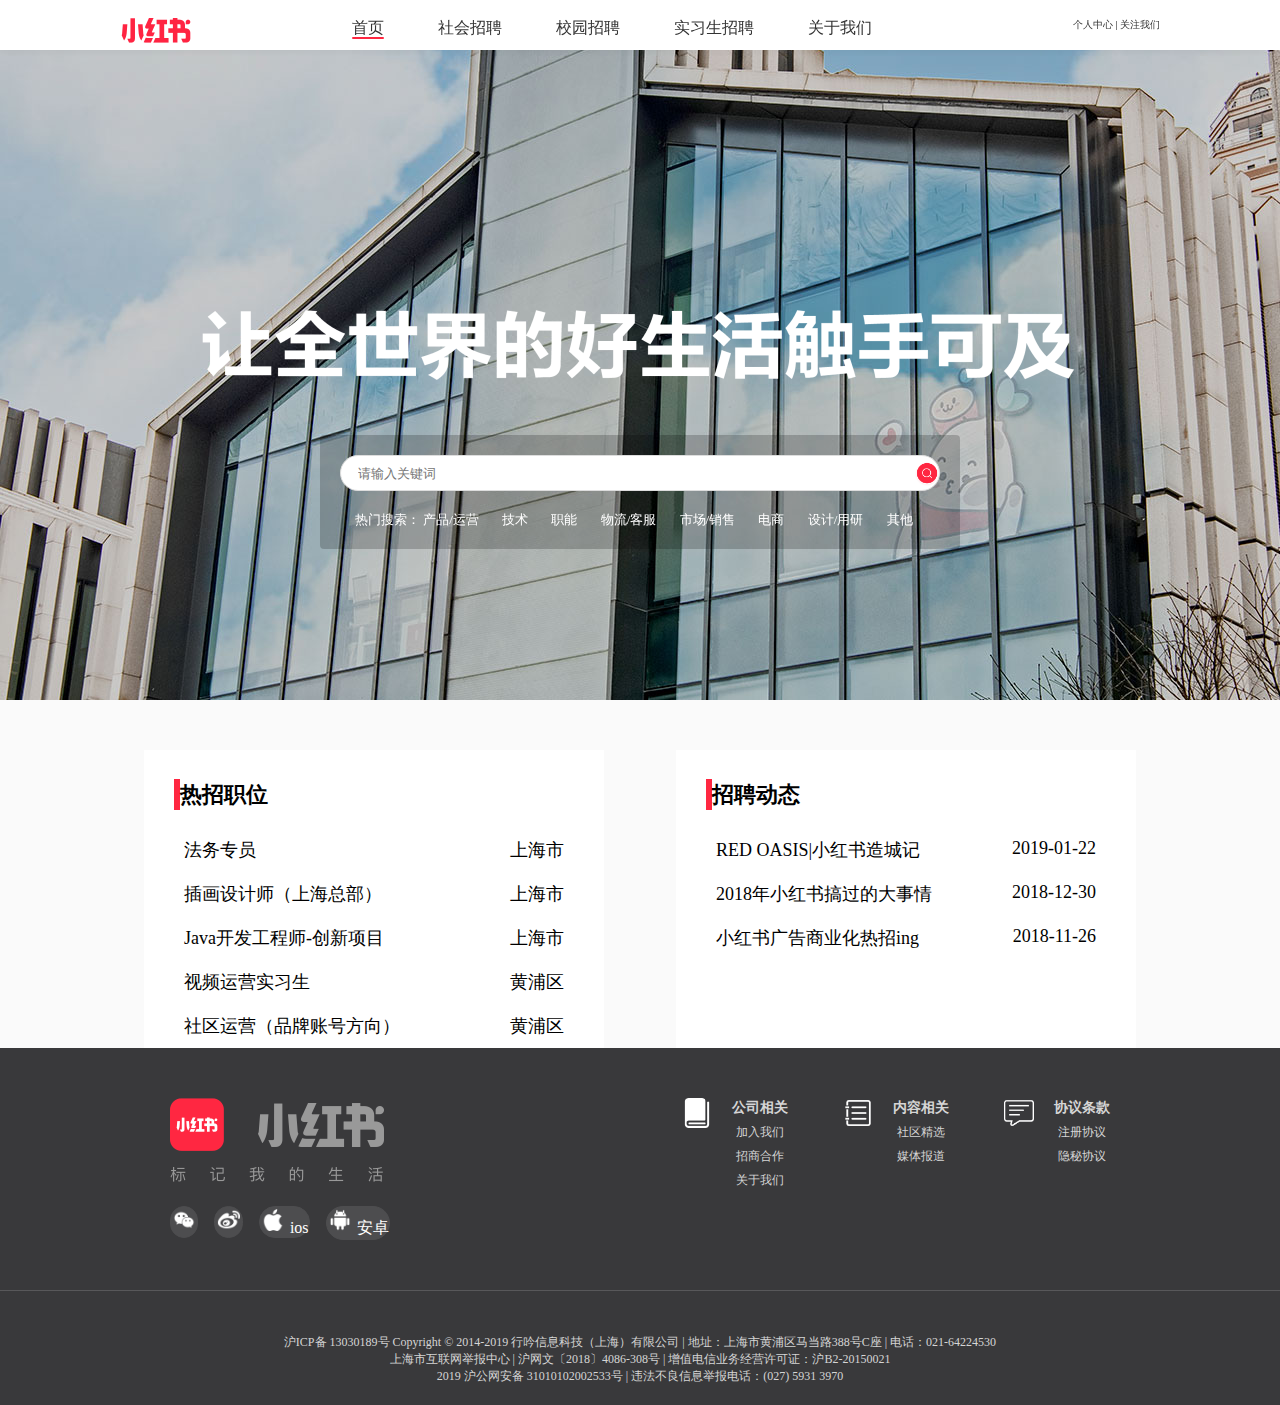
<file: jiaruwomeng.html>
<!DOCTYPE html>
<html>
<head lang="en">
    <meta charset="UTF-8">
    <title>小红书-加入我们</title>
    <link href="css/style2.css" rel="stylesheet" type="text/css"/>
</head>
<body>
<div class="floor">
    <div class="fheader">
        <div class="fheaderz">
            <img src="img/xiaohongshu.png" class="logo">
            <div class="search1">
                <a href="#" class="nav-title ">首页</a>
                <a href="#" class="nav-title">社会招聘</a>
                <a href="#" class="nav-title">校园招聘</a>
                <a href="#" class="nav-title">实习生招聘</a>
                <a href="#" class="nav-title">关于我们</a>
                <div class="nav-acctive-indicator" style="left: 0;width: 32px;"></div>
            </div>
            <div class="search2" id="menu1" onmouseover="fun1()" onmouseout="fun2()">
                <a href="#" style="color: #333333">个人中心</a>
                <span>|</span>
                <a href="#" style="color: #333333">关注我们</a>
                <div class="erweima1" id="menuContent1">
                    <img src="img/erweima.jpg" style="width: 100%">
                </div>
            </div>
        </div>
    </div>
    <div class="fbody">
        <div class="SE">
            <div class="zi"></div>
            <div class="search-box">
                <div class="search-input-box">
                    <label>
                        <input autofocus="autofocus" type="text" placeholder="请输入关键词" class="search-input">
                    </label>
                    <button type="button" class="search-btn">
                        <img width="26" height="26" src="img/wenhao.png">
                    </button>
                </div>
                <div class="hot-job">
                    <span>热门搜索：</span>
                    <a href="#">产品/运营</a>
                    <a href="#">技术</a>
                    <a href="#">职能</a>
                    <a href="#">物流/客服</a>
                    <a href="#">市场/销售</a>
                    <a href="#">电商</a>
                    <a href="#">设计/用研</a>
                    <a href="#">其他</a>
                </div>
            </div>
        </div>
        <div class="title">
            <div class="hot">
                <dl class="hotdl">
                    <dt class="common-title"><i></i>热招职位</dt>
                    <dd class="commomt"><a href="#">法务专员<span style="float: right">上海市</span></a></dd>
                    <dd class="commomt"><a href="#">插画设计师（上海总部）<span style="float: right">上海市</span></a></dd>
                    <dd class="commomt"><a href="#">Java开发工程师-创新项目<span style="float: right">上海市</span></a></dd>
                    <dd class="commomt"><a href="#">视频运营实习生<span style="float: right">黄浦区</span></a></dd>
                    <dd class="commomt"><a href="#">社区运营（品牌账号方向）<span style="float: right">黄浦区</span></a></dd>
                </dl>
            </div>
            <div class="updates">
                <dl class="hotdl">
                    <dt class="common-title"><i></i>招聘动态</dt>
                    <dd class="commomt"><a href="#">RED OASIS|小红书造城记<span style="float: right">2019-01-22</span></a></dd>
                    <dd class="commomt"><a href="#">2018年小红书搞过的大事情<span style="float: right">2018-12-30</span></a></dd>
                    <dd class="commomt"><a href="#">小红书广告商业化热招ing<span style="float: right">2018-11-26</span></a></dd>
                </dl>
            </div>
        </div>
    </div>
    <div class="fbottom">
        <div class="remark1">
            <div class="inner">
                <div class="left">
                    <img src="img/diduan.png" style="width: 214px;display: inline-block;">
                    <div class="erweima2" id="menuContent2">
                        <img src="img/erweima.jpg" style="width: 100%">
                    </div>
                    <div class="icon">
                        <a href="#" class="weixi" id="menu2" onmouseover="fun12()" onmouseout="fun22()">
                            <img src="img/微信.png">
                        </a>
                        <a href="#" class="weibo">
                            <img src="img/新浪.png">
                        </a>
                        <a href="#" class="ios">
                            <img src="img/苹果.png">
                            <span>ios</span>
                        </a>
                        <a href="#" class="anzuo">
                            <img src="img/anz.png">
                            <span>安卓</span>
                        </a>
                    </div>
                </div>
                <div class="right">
                    <div class="breed">
                        <img src="img/书.png">
                        <div class="all-tabs">
                            <span class="top-tabs">公司相关</span>
                            <a href="#">加入我们</a>
                            <a href="#">招商合作</a>
                            <a href="#">关于我们</a>
                        </div>
                    </div>
                    <div class="breed">
                        <img src="img/文件-笔记本.png">
                        <div class="all-tabs">
                            <span class="top-tabs">内容相关</span>
                            <a href="#">社区精选</a>
                            <a href="#">媒体报道</a>
                        </div>
                    </div>
                    <div class="breed">
                        <img src="img/消息.png">
                        <div class="all-tabs">
                            <span class="top-tabs">协议条款</span>
                            <a href="#">注册协议</a>
                            <a href="#">隐秘协议</a>
                        </div>
                    </div>
                </div>
            </div>
        </div>
    </div>
        <div class="remark2">
            <div class="inner2">
                <div class="top-info">
                    <span>沪ICP备 13030189号 Copyright © 2014-2019 行吟信息科技（上海）有限公司 | 地址：上海市黄浦区马当路388号C座 | 电话：021-64224530</span>
                </div>
                <div class="info">
                    <span>上海市互联网举报中心 | 沪网文〔2018〕4086-308号 | 增值电信业务经营许可证：沪B2-20150021</span>
                </div>
                <div class="info">
                    <span>2019 沪公网安备 31010102002533号 | 违法不良信息举报电话：(027) 5931 3970</span>
                </div>
            </div>
        </div>
</div>
<script src="js/base2.js" type="text/javascript"></script>
</body>
</html>
</file>
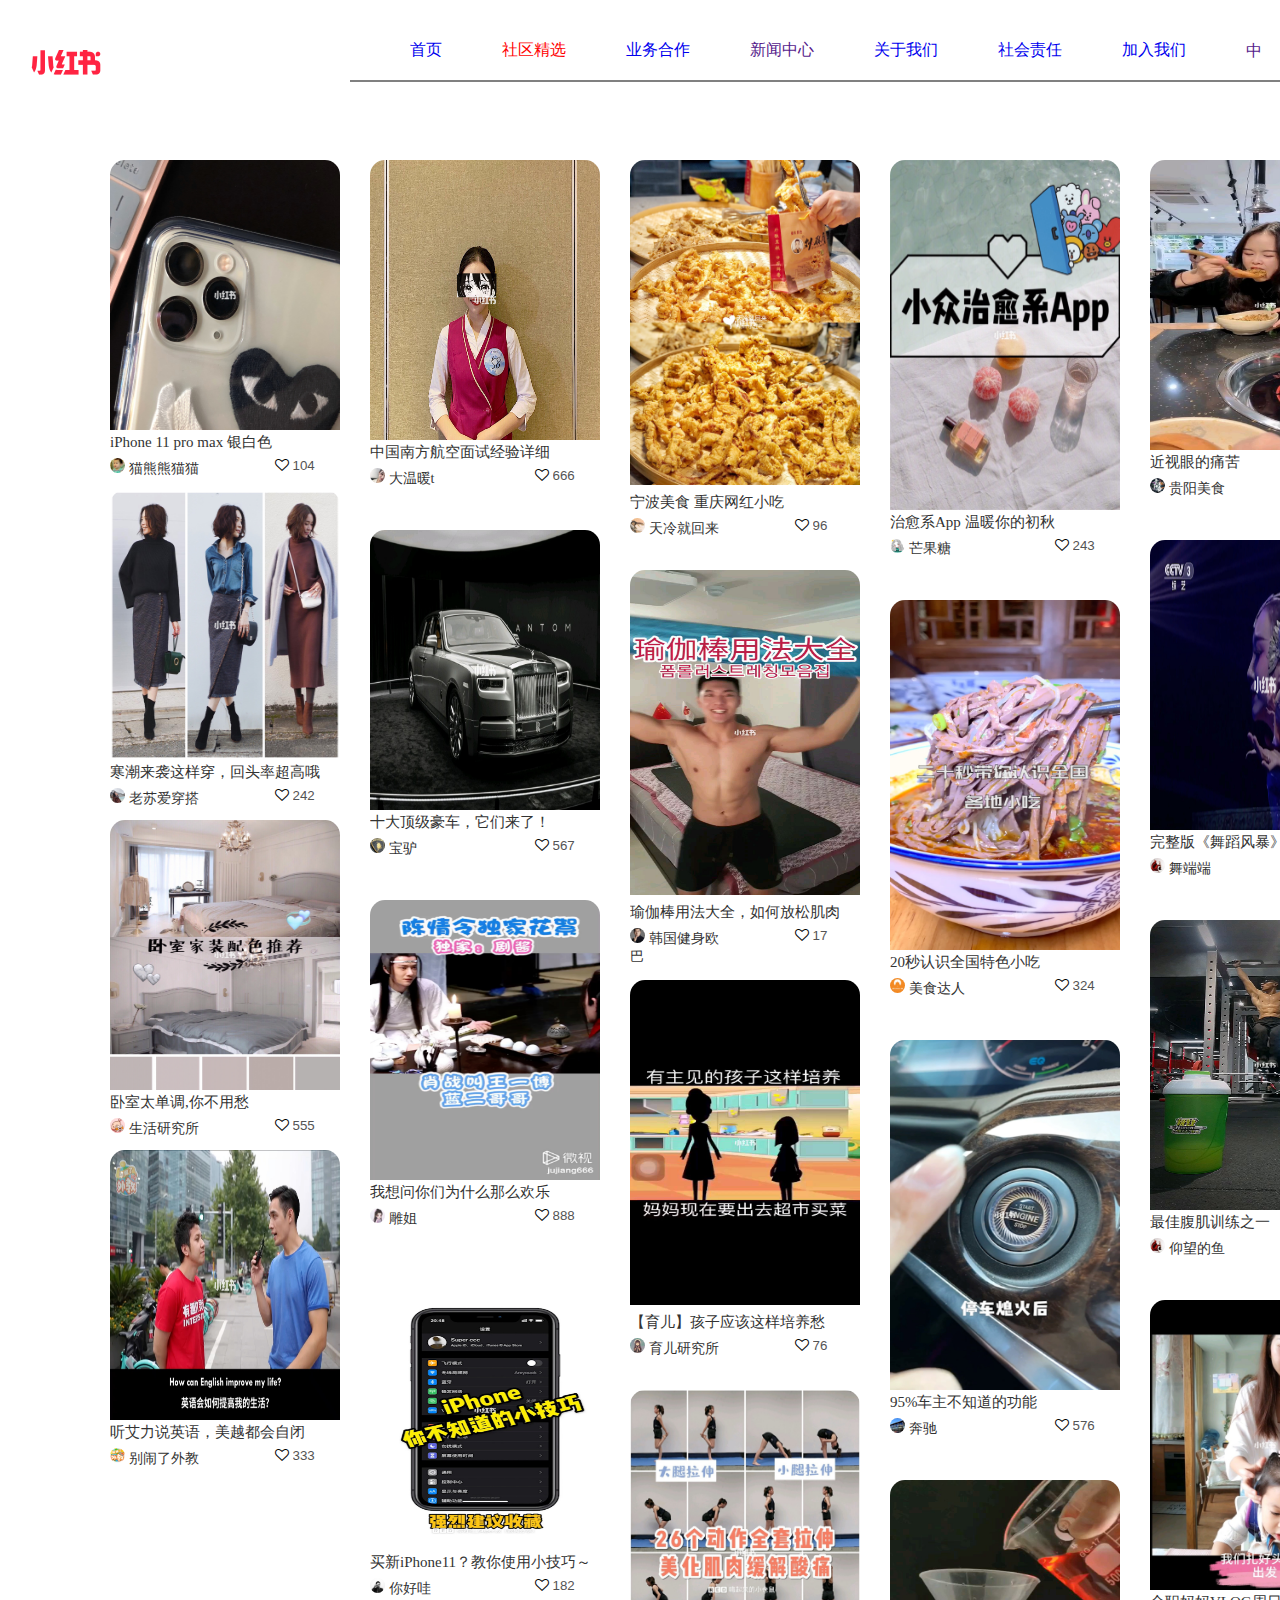
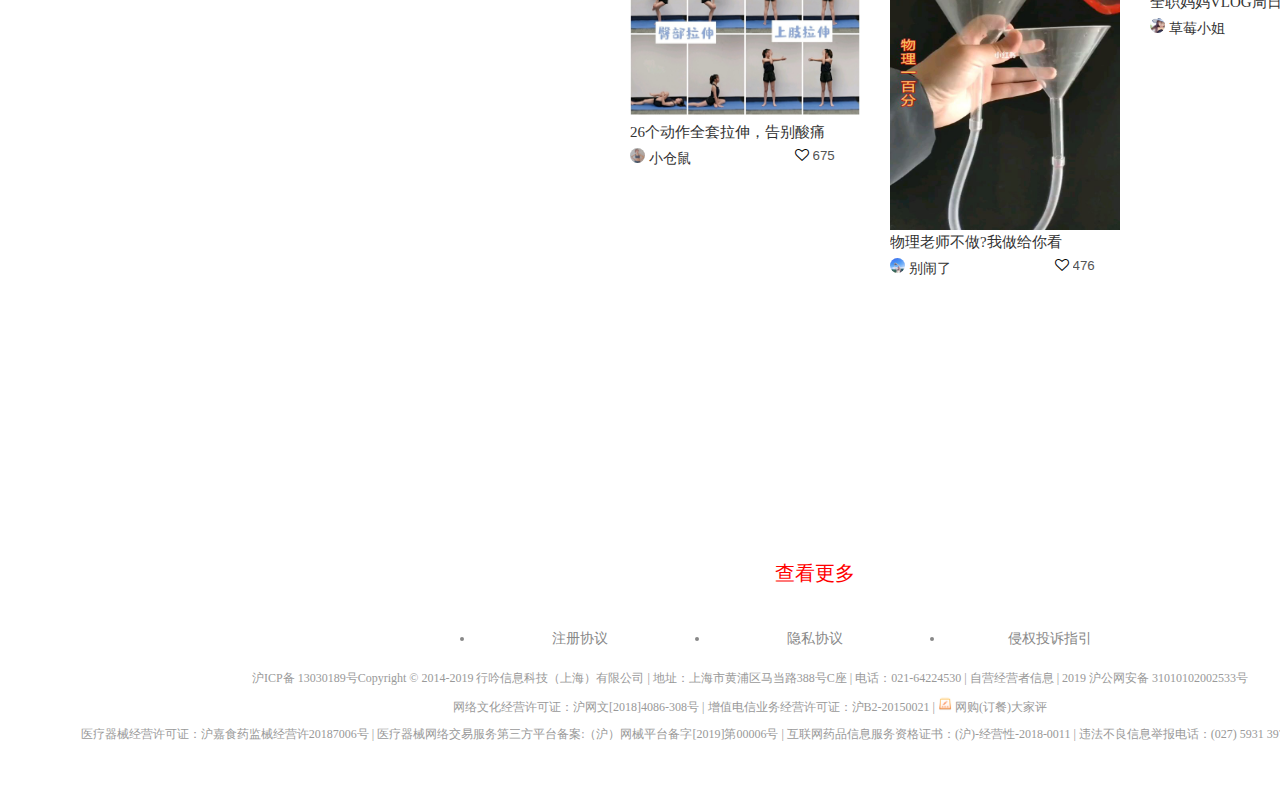
<file: sh.html>
<!DOCTYPE html>
<html>
<head lang="en">
    <meta charset="UTF-8">
    <title></title>
    <link href="css/sh.css" rel="stylesheet" type="text/css"/>
    <link href="./font-awesome-4.7.0/css/font-awesome.css"
          type="text/css" rel="stylesheet">
</head>
<body>
<div>
    <div class="top">
            <div  class="logo">
                <img src="img/xiaohongshu.png" width="72" height="25">
            </div>
       <div class="center">
        <ul>
            <li><a href="index.html">首页</a></li>
            <li ><a href="#"  class="lia">社区精选</a></li>
            <li><a href="yewu.html">业务合作</a></li>
            <li><a href="">新闻中心</a></li>
            <li><a href="about.html">关于我们</a></li>
            <li><a href="shehuizeren.html">社会责任</a></li>
            <li><a href="jiaruwomeng.html">加入我们</a></li>
            <li class="lang">
                <a href="">中</a>
                <img src="img/lang.png" class="arrow">
            </li>
        </ul>
       </div>
    </div>
    <div class="between">
        <div class="A">
            <div class="Aa">
                <div class="aa"><img src="img/1.jpg"></div>
                    <div class="aaa"><h3>iPhone 11 pro max 银白色</h3></div>
                <div class="lr">
                    <div class="l"><img src="img/01.jpg" >
                        <span class="zt">猫熊熊猫猫</span></div>
                    <div class="r">
                        <div>
                            <a href="javascript:void(0)" class="plus">
                                <i class="fa fa-heart-o" aria-hidden="true"></i></a>
                            <input type="text" disabled="disabled" name="num" id="member" value="104" style="width: 25px; height: 15px; border: none;background-color: white;">
                        </div>
                        </div>

                </div>
            </div>
            <div class="Aa">
                <div class="aa"> <img src="img/2.jpg"></div>
            <div class="aaa"><h3>寒潮来袭这样穿，回头率超高哦</h3></div>
            <div class="lr">
                <div class="l"><img src="img/02.jpg">
                    <span>老苏爱穿搭</span></div>
                <div class="r">
                    <div>
                        <a href="javascript:void(0)" class="plusa">
                            <i class="fa fa-heart-o" aria-hidden="true"></i></a>
                        <input type="text" disabled="disabled" name="num" id="membera" value="242" style="width: 25px; height: 15px; border: none;background-color: white;">
                    </div>
                </div>
            </div>
            </div>
            <div class="Aa">
                <div class="aa"> <img src="img/3.jpg"></div>
                <div class="aaa"><h3>卧室太单调,你不用愁</h3></div>
                <div class="lr">
                    <div class="l"><img src="img/03.jpg">
                        <span>生活研究所</span></div>
                    <div class="r">
                        <div>
                            <a href="javascript:void(0)" class="plusb">
                                <i class="fa fa-heart-o" aria-hidden="true"></i></a>
                            <input type="text" disabled="disabled" name="num" id="memberb" value="555" style="width: 25px; height: 15px; border: none;background-color: white;">
                        </div>
                    </div>
                </div>
    </div>
    <div class="Aa">
        <div class="aa"> <img src="img/4.jpg"></div>
        <div class="aaa"><h3>听艾力说英语，美越都会自闭</h3></div>
        <div class="lr">
            <div class="l"><img src="img/04.jpg">
                <span>别闹了外教</span></div>
            <div class="r">
                <div>
                    <a href="javascript:void(0)" class="plusc">
                        <i class="fa fa-heart-o" aria-hidden="true"></i></a>
                    <input type="text" name="num" disabled="disabled" id="memberc" value="333" style="width: 25px; height: 15px; border: none;background-color: white;">
                </div>
            </div>
        </div>
    </div>
        </div>
        <div class="B">
            <div class="Bb">
                <div class="bb"> <img src="img/5.jpg"></div>
                <div class="aaa"><h3>中国南方航空面试经验详细</h3></div>
                <div class="lr">
                    <div class="l"><img src="img/05.jpg">
                        <span>大温暖t</span></div>
                    <div class="r">
                        <div>
                            <a href="javascript:void(0)" class="plusd">
                                <i class="fa fa-heart-o" aria-hidden="true"></i></a>
                            <input type="text" disabled="disabled" name="num" id="memberd" value="666" style="width: 25px; height: 15px; border: none;background-color: white;">
                        </div>
                    </div>
                </div>
            </div>
            <div class="Bb">
                <div class="bb"> <img src="img/6.jpg"></div>
                <div class="aaa"><h3>十大顶级豪车，它们来了！</h3></div>
                <div class="lr">
                    <div class="l"><img src="img/06.jpg">
                        <span>宝驴</span></div>
                    <div class="r">
                        <div>
                            <a href="javascript:void(0)" class="pluse">
                                <i class="fa fa-heart-o" aria-hidden="true"></i></a>
                            <input type="text" disabled="disabled" name="num" id="membere" value="567" style="width: 25px; height: 15px; border: none;background-color: white;">
                        </div>
                    </div>
                </div>
            </div>
            <div class="Bb">
                <div class="bb"> <img src="img/7.jpg"></div>
                <div class="aaa"><h3>我想问你们为什么那么欢乐</h3></div>
                <div class="lr">
                    <div class="l"><img src="img/07.jpg">
                        <span>雕姐</span></div>
                    <div class="r">
                        <div>
                            <a href="javascript:void(0)" class="plusf">
                                <i class="fa fa-heart-o" aria-hidden="true"></i></a>
                            <input type="text" disabled="disabled" name="num" id="memberf" value="888" style="width: 25px; height: 15px; border: none;background-color: white;">
                        </div>
                    </div>
                </div>
            </div>
            <div class="Bb">
                <div class="bb"> <img src="img/8.jpg"></div>
                <div class="aaa"><h3>买新iPhone11？教你使用小技巧～</h3></div>
                <div class="lr">
                    <div class="l"><img src="img/08.jpg">
                        <span>你好哇</span></div>
                    <div class="r">
                        <div>
                            <a href="javascript:void(0)" class="plusg">
                                <i class="fa fa-heart-o" aria-hidden="true"></i></a>
                            <input type="text" disabled="disabled" name="num" id="memberg" value="182" style="width: 25px; height: 15px; border: none;background-color: white;">
                        </div>
                    </div>
                </div>
            </div>
        </div>
        <div class="C">
            <div class="Cc">
                <div class="cc"><img src="img/9.jpg"></div>
                <div class="aaa"><h3>宁波美食 重庆网红小吃</h3></div>
                <div class="lr">
                    <div class="l"><img src="img/09.jpg">
                        <span>天冷就回来</span></div>
                    <div class="r">
                        <div>
                            <a href="javascript:void(0)" class="plush">
                                <i class="fa fa-heart-o" aria-hidden="true"></i></a>
                            <input type="text" disabled="disabled" name="num" id="memberh" value="96" style="width: 25px; height: 15px; border: none;background-color: white;">
                        </div>
                    </div>
                </div>
            </div>
            <div class="Cc">
                <div class="cc"> <img src="img/10.jpg"></div>
                <div class="aaa"><h3>瑜伽棒用法大全，如何放松肌肉</h3></div>
                <div class="lr">
                    <div class="l"><img src="img/010.jpg">
                        <span>韩国健身欧巴</span></div>
                    <div class="r">
                        <div>
                            <a href="javascript:void(0)" class="plusi">
                                <i class="fa fa-heart-o" aria-hidden="true"></i></a>
                            <input type="text" disabled="disabled" name="num" id="memberi" value="17" style="width: 25px; height: 15px; border: none;background-color: white;">
                        </div>
                    </div>
                </div>
            </div>
            <div class="Cc">
                <div class="cc"> <img src="img/11.jpg"></div>
                <div class="aaa"><h3>【育儿】孩子应该这样培养愁</h3></div>
                <div class="lr">
                    <div class="l"><img src="img/011.jpg">
                        <span>育儿研究所</span></div>
                    <div class="r">
                        <div>
                            <a href="javascript:void(0)" class="plusj">
                                <i class="fa fa-heart-o" aria-hidden="true"></i></a>
                            <input type="text" disabled="disabled" name="num" id="memberj" value="76" style="width: 25px; height: 15px; border: none;background-color: white;">
                        </div>
                    </div>
                </div>
            </div>
            <div class="Cc">
                <div class="cc"> <img src="img/12.jpg"></div>
                <div class="aaa"><h3>26个动作全套拉伸，告别酸痛</h3></div>
                <div class="lr">
                    <div class="l"><img src="img/012.jpg">
                        <span>小仓鼠</span></div>
                    <div class="r">
                        <div>
                            <a href="javascript:void(0)" class="plusk">
                                <i class="fa fa-heart-o" aria-hidden="true"></i></a>
                            <input type="text" disabled="disabled" name="num" id="memberk" value="675" style="width: 25px; height: 15px; border: none;background-color: white;">
                        </div>
                    </div>
                </div>
            </div>
        </div>
        <div class="D">
            <div class="Dd">
                <div class="dd"><img src="img/13.jpg"></div>
                <div class="aaa"><h3>治愈系App 温暖你的初秋</h3></div>
                <div class="lr">
                    <div class="l"><img src="img/013.jpg">
                        <span>芒果糖</span></div>
                    <div class="r">
                        <div>
                            <a href="javascript:void(0)" class="plusp">
                                <i class="fa fa-heart-o" aria-hidden="true"></i></a>
                            <input type="text" disabled="disabled" name="num" id="memberp" value="243" style="width: 25px; height: 15px; border: none;background-color: white;">
                        </div>
                    </div>
                </div>
            </div>
            <div class="Dd">
                <div class="dd"> <img src="img/14.jpg"></div>
                <div class="aaa"><h3>20秒认识全国特色小吃</h3></div>
                <div class="lr">
                    <div class="l"><img src="img/014.jpg">
                        <span>美食达人</span></div>
                    <div class="r">
                        <div>
                            <a href="javascript:void(0)" class="plusq">
                                <i class="fa fa-heart-o" aria-hidden="true"></i></a>
                            <input type="text" disabled="disabled" name="num" id="memberq" value="324" style="width: 25px; height: 15px; border: none;background-color: white;">
                        </div>
                    </div>
                </div>
            </div>
            <div class="Dd">
                <div class="dd"> <img src="img/15.jpg"></div>
                <div class="aaa"><h3>95%车主不知道的功能</h3></div>
                <div class="lr">
                    <div class="l"><img src="img/015.jpg">
                        <span>奔驰</span></div>
                    <div class="r">
                        <div>
                            <a href="javascript:void(0)" class="plusr">
                                <i class="fa fa-heart-o" aria-hidden="true"></i></a>
                            <input type="text" disabled="disabled" name="num" id="memberr" value="576" style="width: 25px; height: 15px; border: none;background-color: white;">
                        </div>
                    </div>
                </div>
            </div>
            <div class="Dd">
                <div class="dd"> <img src="img/16.jpg"></div>
                <div class="aaa"><h3>物理老师不做?我做给你看</h3></div>
                <div class="lr">
                    <div class="l"><img src="img/016.jpg">
                        <span>别闹了</span></div>
                    <div class="r">
                        <div>
                            <a href="javascript:void(0)" class="pluss">
                                <i class="fa fa-heart-o" aria-hidden="true"></i></a>
                            <input type="text" disabled="disabled" name="num" id="members" value="476" style="width: 25px; height: 15px; border: none;background-color: white;">
                        </div>
                    </div>
                </div>
            </div>
        </div>
        <div class="E">
            <div class="Ee">
                <div class="ee"> <img src="img/17.jpg" ></div>
                <div class="aaa"><h3>近视眼的痛苦</h3></div>
                <div class="lr">
                    <div class="l"><img src="img/017.jpg" >
                        <span>贵阳美食</span></div>
                    <div class="r">
                        <div>
                            <a href="javascript:void(0)" class="plust">
                                <i class="fa fa-heart-o" aria-hidden="true"></i></a>
                            <input type="text" disabled="disabled" name="num" id="membert" value="376" style="width: 25px; height: 15px; border: none;background-color: white;">
                        </div>
                    </div>
                </div>
            </div>
            <div class="Ee">
                <div class="ee"> <img src="img/18.jpg"></div>
                <div class="aaa"><h3>完整版《舞蹈风暴》！</h3></div>
                <div class="lr">
                    <div class="l"><img src="img/018.jpg">
                        <span>舞端端</span></div>
                    <div class="r">
                        <div>
                            <a href="javascript:void(0)" class="plusm">
                                <i class="fa fa-heart-o" aria-hidden="true"></i></a>
                            <input type="text" disabled="disabled" name="num" id="memberm" value="276" style="width: 25px; height: 15px; border: none;background-color: white;">
                        </div>
                    </div>
                </div>
            </div>
            <div class="Ee">
                <div class="ee"> <img src="img/19.jpg"></div>
                <div class="aaa"><h3>最佳腹肌训练之一</h3></div>
                <div class="lr">
                    <div class="l"><img src="img/018.jpg">
                        <span>仰望的鱼</span></div>
                    <div class="r">
                        <div>
                            <a href="javascript:void(0)" class="plusn">
                                <i class="fa fa-heart-o" aria-hidden="true"></i></a>
                            <input type="text" disabled="disabled" name="num" id="membern" value="166" style="width: 25px; height: 15px; border: none;background-color: white;">
                        </div>
                    </div>
                </div>
            </div>
            <div class="Ee">
                <div class="ee"> <img src="img/20.jpg"></div>
                <div class="aaa"><h3>全职妈妈VLOG周日日记</h3></div>
                <div class="lr">
                    <div class="l"><img src="img/020.jpg">
                        <span>草莓小姐</span></div>
                    <div class="r">
                        <div>
                            <a href="javascript:void(0)" class="pluso">
                                <i class="fa fa-heart-o" aria-hidden="true"></i></a>
                            <input type="text" disabled="disabled" name="num" id="membero" value="188" style="width: 25px; height: 15px; border: none;background-color: white;">
                        </div>
                    </div>
                </div>
            </div>
        </div>
    </div>
    <div class="ttop">
        <div class="one"><a href="#"> 查看更多</a></div>
        <div class="two">
            <ul>
                <li>注册协议</li>
                <li>隐私协议</li>
                <li>侵权投诉指引</li>
            </ul>
        </div>
        <div class="bottom">
            <div class="info">
                <span class="line">
                    <a target="_blank" href="/" title="小红书_沪ICP备">
                        沪ICP备 13030189号Copyright © 2014-2019 行吟信息科技（上海）有限公司
                    </a>
                    <span>| 地址：上海市黄浦区马当路388号C座</span>
                    <span>| 电话：021-64224530</span>
                    <span>| <a target="_blank" href="/">自营经营者信息</a></span>
                    <span>| <a target="_blank" href="/" title="小红书_沪公网安备">2019 沪公网安备 31010102002533号
                        <i class="police"></i>
                    </a>
                    </span>
                </span>
                <span class="line">
                    <a target="_blank" href="/" title="小红书_网络文化经营许可"> 网络文化经营许可证：沪网文[2018]4086-308号</a>
                    |
                    <a target="_blank" href="/" title="小红书_网文">增值电信业务经营许可证：沪B2-20150021</a>
                    |
                    <a target="_blank" href="/" title="小红书_网购评价"><i class="rank"></i>
                        网购(订餐)大家评</a>
                </span>
                    <span class="line">
                        <a target="_blank" href="/" title="小红书_医疗器械经营">医疗器械经营许可证：沪嘉食药监械经营许20187006号</a>
                        | <a target="_blank" href="/"
                             title="小红书_医疗器械网络交易服务">医疗器械网络交易服务第三方平台备案:（沪）网械平台备字[2019]第00006号</a>
                        | <a target="_blank" href="/" title="小红书_互联网药品信息服务">互联网药品信息服务资格证书：(沪)-经营性-2018-0011 </a>
                        | <span title="小红书_违法不良信息">违法不良信息举报电话：(027) 5931 3970</span>
                        | <a target="_blank" href="http://www.shjbzx.cn" title="小红书_上海市互联网举报中心">上海市互联网举报中心</a>
                    </span>
            </div>
        </div>
    </div>
</div>
<script src="js/jquery-3.4.1.js"></script>
<script src="js/sh.js"></script>
</body>
</html>
</file>
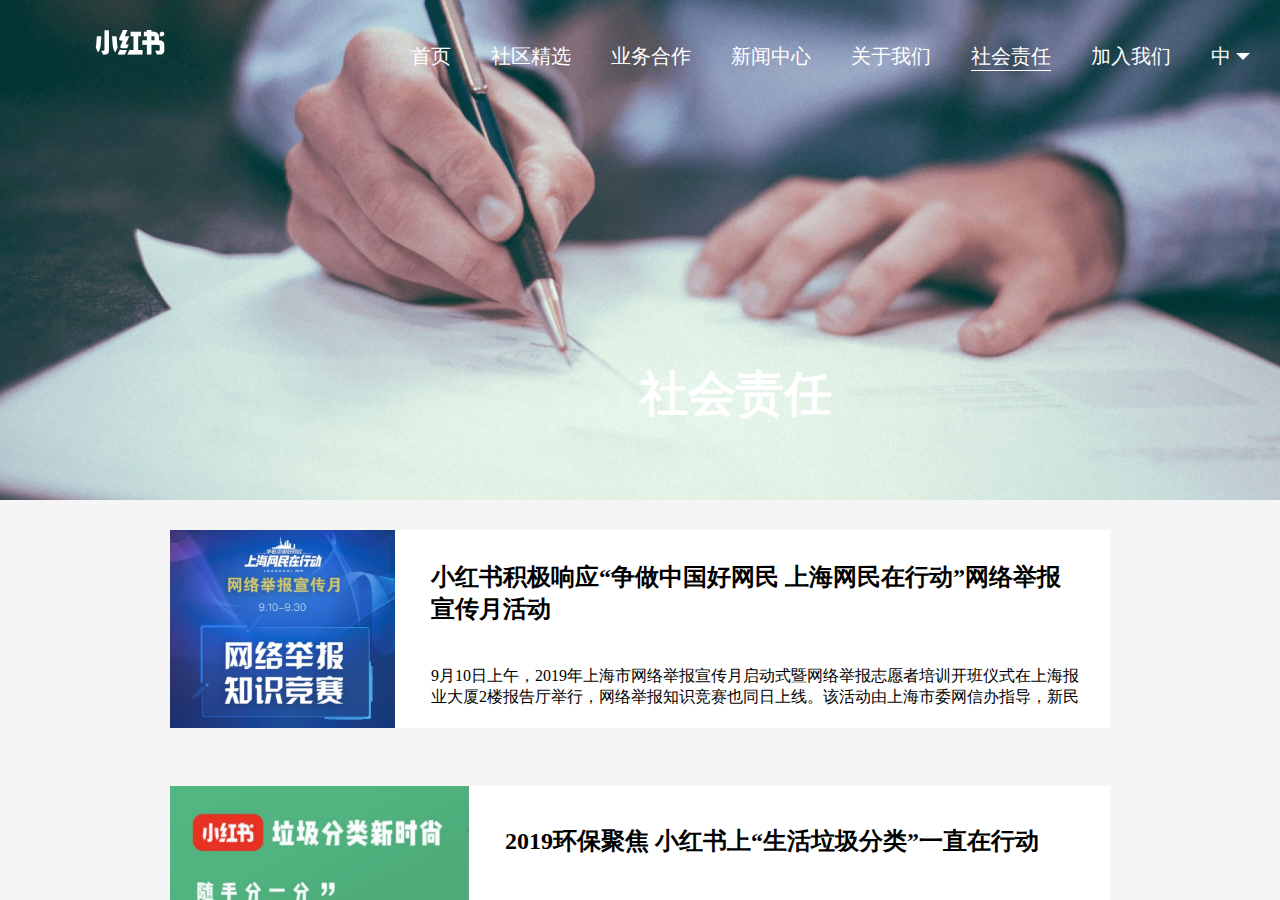
<file: shehuizeren.html>
<!DOCTYPE html>
<html>
<head lang="en">
    <meta charset="UTF-8">
    <title>小红书-社会责任</title>
    <link href="css/style.css" rel="stylesheet" type="text/css"/>

</head>
<body>
<div class="floor">
    <div class="fheader" >
        <div class="upheader">
            <div class="logo">
                <a href="shehuizeren.html">
                    <img src="img/xiaohongsu.png" >
                </a>
            </div>
            <div class="search">
                <dl>
                    <dd><a href="index.html" style="color: #FFFFFF">首页</a></dd>
                    <dd><a href="sh.html" style="color: #FFFFFF">社区精选</a></dd>
                    <dd class="navTitle" id="menu" onmouseover="fun1()" onmouseout="fun2()">
                        <a href="yewu.html" style="color: #FFFFFF">业务合作</a>
                        <dl class="siteNavPannel" id="menuContent">
                            <dd><a href="#">品牌号</a> </dd>
                            <dd><a href="#">广告合作</a> </dd>
                            <dd><a href="#">品牌合作人</a> </dd>
                            <dd><a href="#">招商合作</a> </dd>
                        </dl>
                    </dd>
                    <dd><a href="#" style="color: #FFFFFF">新闻中心</a></dd>
                    <dd><a href="about.html" style="color: #FFFFFF; ">关于我们</a></dd>
                    <dd style="border-bottom:1px solid #FFFFFF"><a href="shehuizeren.html" style="color: #FFFFFF">社会责任</a></dd>
                    <dd><a href="yewu.html" style="color: #FFFFFF">加入我们</a></dd>
                    <dd>中<i></i></dd>
                </dl>
            </div>
        </div>
        <div class="lowheader">
            <div class="title">社会责任</div>
        </div>
    </div>
    <div class="fbody">
        <div class="fnews">
            <div class="new" id ="N1">
                <div class="newimg">
                <a href="#">
                    <img src="img/blue.jpg" class="image">
                </a>
                </div>
                <div class="tag">
                    <div class="uptag">
                        <h2>
                            <a href="#">
                                小红书积极响应“争做中国好网民 上海网民在行动”网络举报宣传月活动
                            </a>
                        </h2>
                    </div>
                    <span class="lowtag">
                        <a href="#">
                            9月10日上午，2019年上海市网络举报宣传月启动式暨网络举报志愿者培训开班仪式在上海报业大厦2楼报告厅举行，网络举报知识竞赛也同日上线。该活动由上海市委网信办指导，新民
                        </a>
                    </span>
                </div>
            </div>
            <div class="new" id ="N2">
                <div class="newimg">
                    <a href="#">
                        <img src="img/green.jpg" class="image">
                    </a>
                </div>
                <div class="tag">
                    <div class="uptag">
                        <h2>
                            <a href="#">
                                2019环保聚焦 小红书上“生活垃圾分类”一直在行动
                            </a>
                        </h2>
                    </div>
                    <span class="lowtag">
                        <a href="#">
                            用新眼光审视环保，用“垃圾日记”为绿色生活代言，新青年们正通过新的生活方式，参与对“环保”这个宏大命题的独特理解和表达。
                        </a>
                    </span>
                </div>
            </div>
            <div class="new" id ="N3">
                <div class="newimg">
                    <a href="#">
                        <img src="img/red.jpg" class="image">
                    </a>
                </div>
                <div class="tag">
                    <div class="uptag">
                        <h2>
                            <a href="#">
                                【净网2019】小红书积极参与净网行动！
                            </a>
                        </h2>
                    </div>
                    <span class="lowtag">
                        <a href="#">
                            为维护清朗有序的网络空间，夯实属地企业主体责任，结合公安部“净网2019”专项行动要求，今年以来，上海公安网安部门在全市范围内开展了网络安全执法检查专项行动。
                        </a>
                    </span>
                </div>
            </div>
            <div class="new" id ="N4">
                <div class="newimg">
                    <a href="#">
                        <img src="img/red.jpg" class="image">
                    </a>
                </div>
                <div class="tag">
                    <div class="uptag">
                        <h2>
                            <a href="#">
                                小红书积极响应上海市电信和互联网行业网络安全检查
                            </a>
                        </h2>
                    </div>
                    <span class="lowtag">
                        <a href="#">
                            2019年上海市电信和互联网行业网络安全行政检查已经启动。
                        </a>
                  </span>
                </div>
            </div>
            <div class="pagedown">
                    <span class="pagedown1"><a href="#">上一页</a> </span>
                    <span style="background: red" class="pagedown2"><a href="#">1</a> </span>
                    <span class="pagedown1"><a href="#" >上一页</a> </span>
            </div>
        </div>
    </div>
    <div class="fbottom">
        <div class="fbtitle">
                <ul class="fbt">
                    <li>
                        <a href="#" >
                        注册协议
                        </a>
                    </li>
                    <li>
                        <a href="#" >
                        私密协议
                        </a>
                    </li>
                    <li>
                        <a href="#" >
                        侵权投诉指引
                        </a>
                    </li>
                </ul>
        </div>
        <div class="remark">
            <p class="line">沪ICP备 13030189号 Copyright © 2014-2019 行吟信息科技（上海）有限公司
                | 地址：上海市黄浦区马当路388号C座
                | 电话：021-64224530
                | 自营经营者信息
                | 2019 沪公网安备 31010102002533号
            </p>
            <p class="line">网络文化经营许可证：沪网文[2018]4086-308号
                |
                增值电信业务经营许可证：沪B2-20150021
                |
                 网购(订餐)大家评</p>
            <p class="line">医疗器械经营许可证：沪嘉食药监械经营许20187006号
                |
                医疗器械网络交易服务第三方平台备案:（沪）网械平台备字[2019]第00006号
                |
                互联网药品信息服务资格证书：(沪)-经营性-2018-0011
                |
                违法不良信息举报电话：(027) 5931 3970
                |
                上海市互联网举报中心</p>
        </div>
    </div>
</div>
<script src="js/base.js" type="text/javascript"></script>
</body>
</html>
</file>
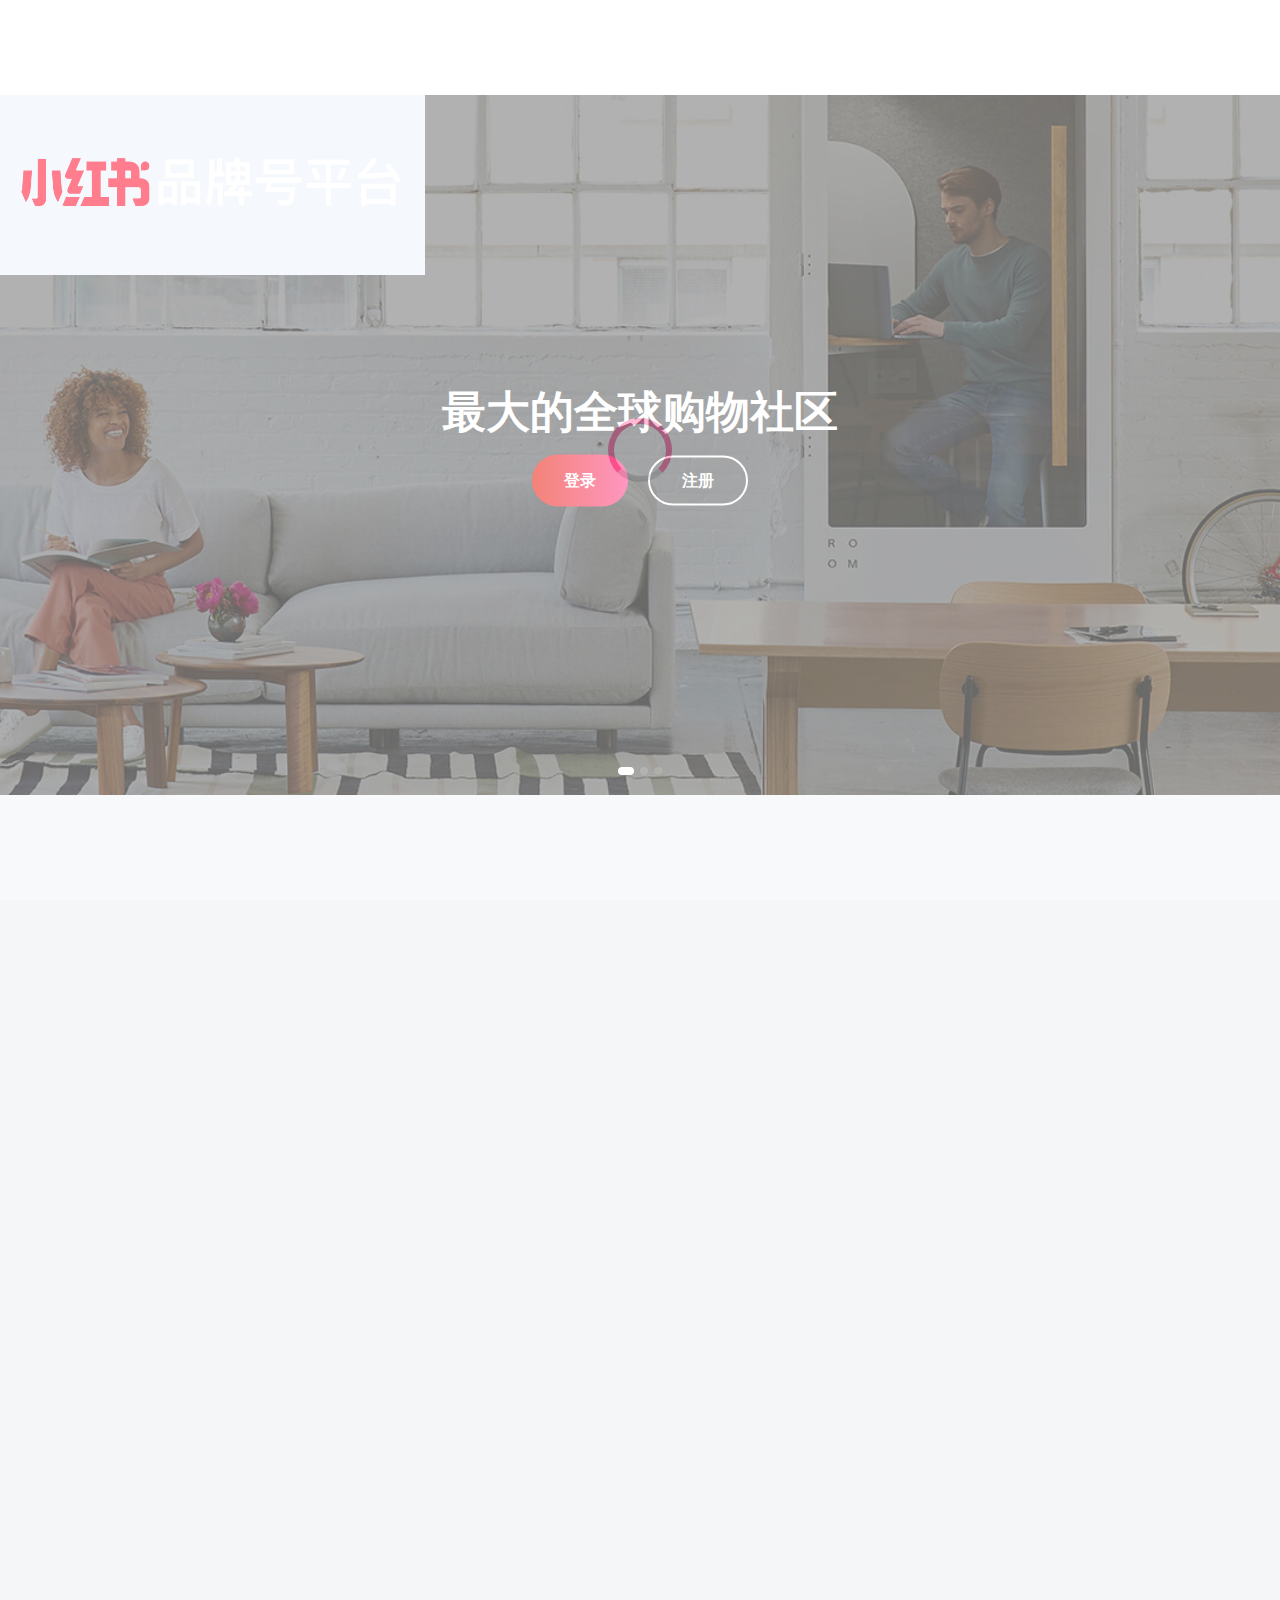
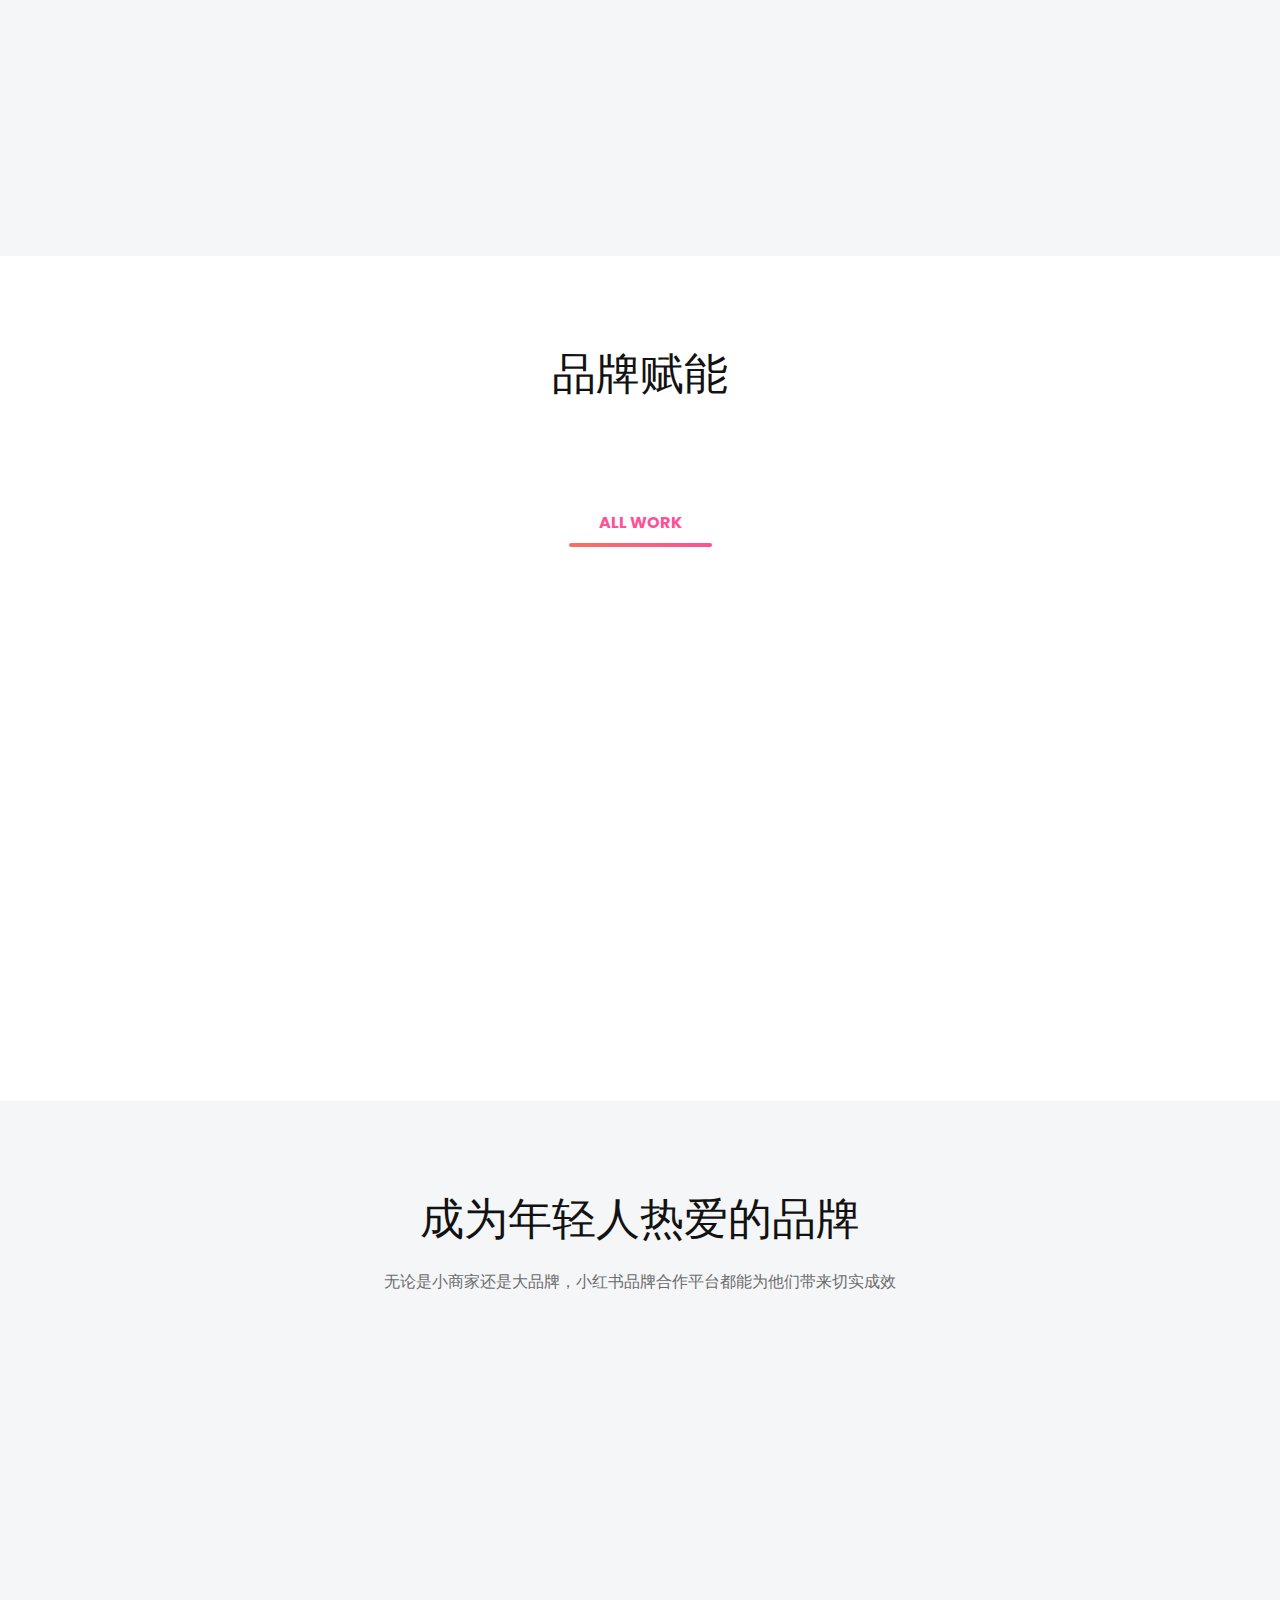
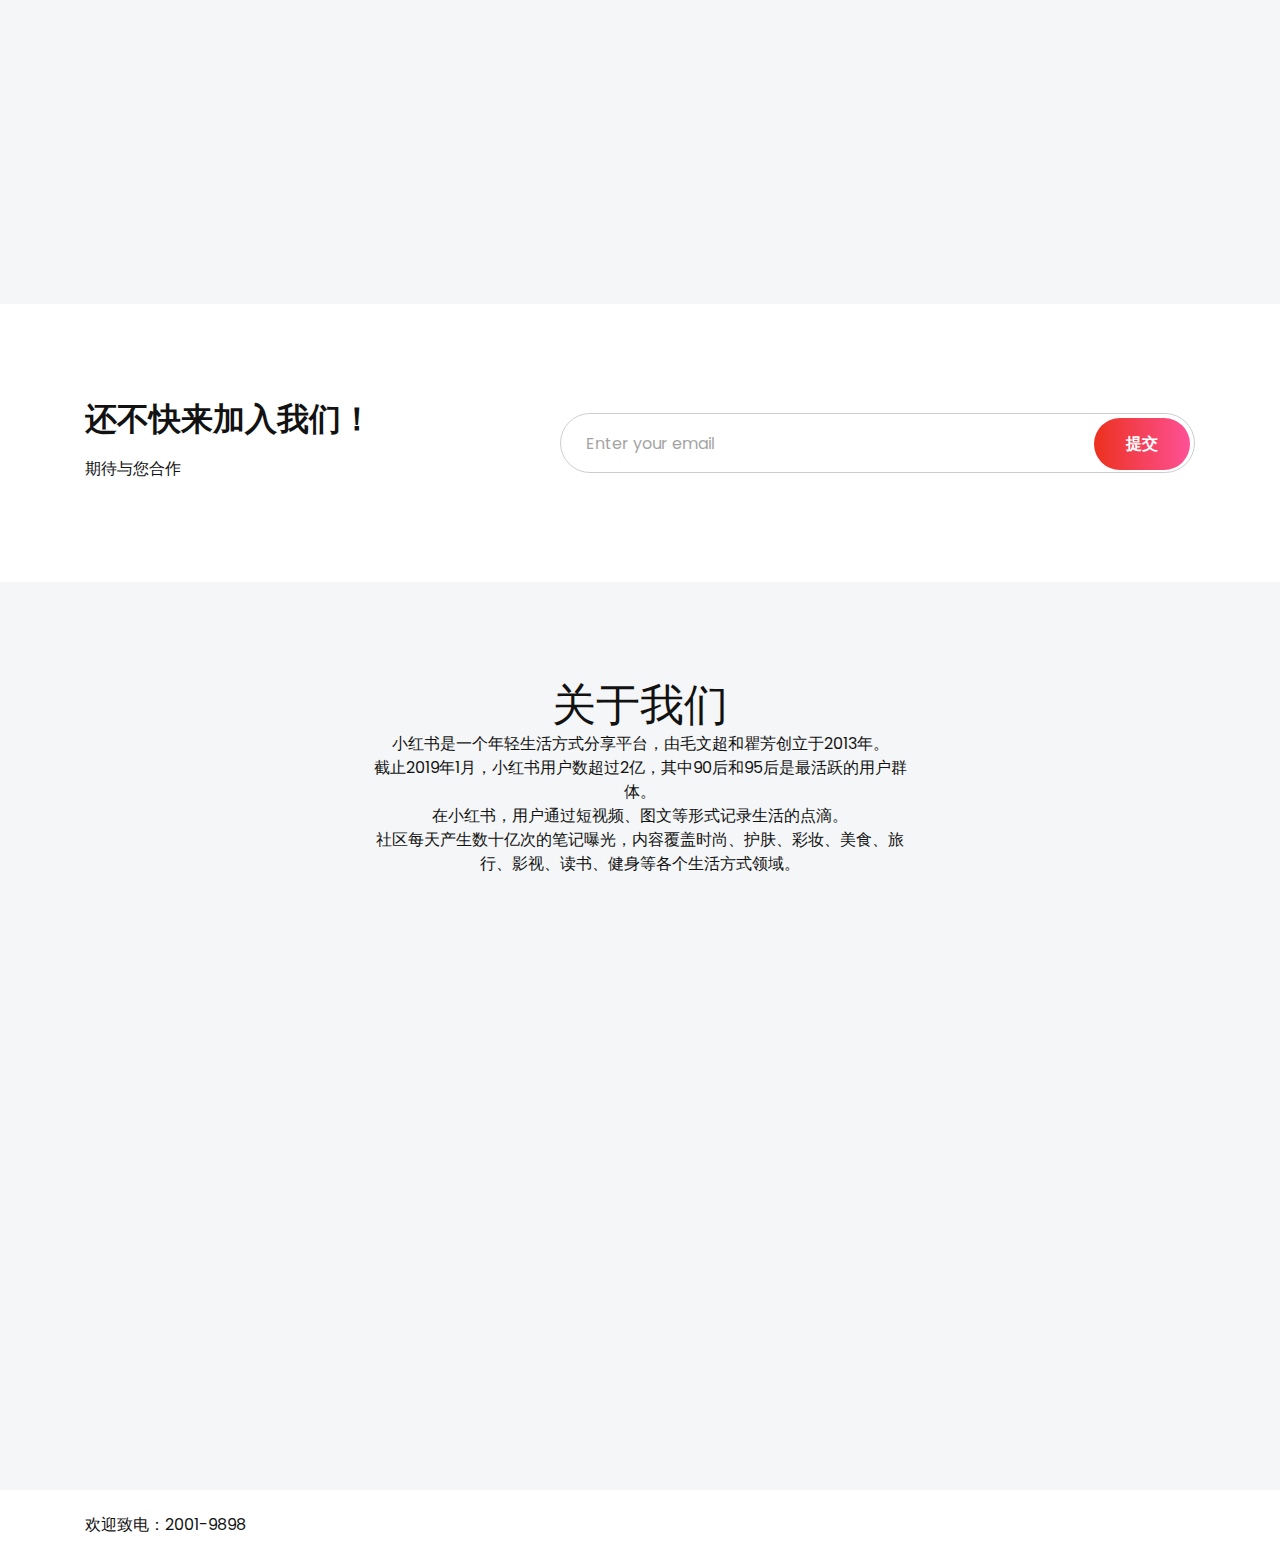
<file: yewu.html>
﻿<!doctype html>
<html lang="en">
<head>
<meta charset="utf-8">
<meta http-equiv="x-ua-compatible" content="ie=edge">
<meta name="description" content="">
<meta name="viewport" content="width=device-width, initial-scale=1, shrink-to-fit=no">

<title>Home</title>

<link rel="stylesheet" href="assets/css/bootstrap.min.css">

<link rel="stylesheet" href="assets/css/LineIcons.css">

<link rel="stylesheet" href="assets/css/magnific-popup.css">

<link rel="stylesheet" href="assets/css/slick.css">

<link rel="stylesheet" href="assets/css/animate.css">

<link rel="stylesheet" href="assets/css/default.css">

<link rel="stylesheet" href="assets/css/style.css">
</head>
<body>

<div class="preloader">
<div class="loader">
<div class="ytp-spinner">
<div class="ytp-spinner-container">
<div class="ytp-spinner-rotator">
<div class="ytp-spinner-left">
<div class="ytp-spinner-circle"></div>
</div>
<div class="ytp-spinner-right">
<div class="ytp-spinner-circle"></div>
</div>
</div>
</div>
</div>
</div>
</div>


<section class="header-area">

  <div id="home" class="slider-area">
  <div class="bd-example">
<div id="carouselOne" class="carousel slide" data-ride="carousel">
<ol class="carousel-indicators">
<li data-target="#carouselOne" data-slide-to="0" class="active"></li>
<li data-target="#carouselOne" data-slide-to="1"></li>
<li data-target="#carouselOne" data-slide-to="2"></li>
</ol>
<div class="carousel-inner">
<div class="carousel-item bg_cover active" style="background-image: url(assets/images/slider-1.jpg)">
<div><img src="assets/images/log.png"   width="425" height="180"></div>
<div class="carousel-caption">
<div class="container">
<div class="row justify-content-center">
<div class="col-xl-6 col-lg-7 col-sm-10">
<h2 class="carousel-title">最大的全球购物社区</h2>
<ul class="carousel-btn rounded-buttons">
<li><a class="main-btn rounded-three" href="#">登录</a></li>
<li><a class="main-btn rounded-one" href="#">注册</a></li>
</ul>
</div>
</div> 
</div> 
</div> 
</div> 
<div class="carousel-item bg_cover" style="background-image: url(assets/images/slider-2.jpg)">
<div><img src="assets/images/log.png"   width="425" height="180"></div>
<div class="carousel-caption">
<div class="container">
<div class="row justify-content-center">
<div class="col-xl-6 col-lg-7 col-sm-10">
<h2 class="carousel-title">高品质的生活</h2>
<ul class="carousel-btn rounded-buttons">
<li><a class="main-btn rounded-three" href="#">社区动态</a></li>
<li><a class="main-btn rounded-one" href="#">关于我们</a></li>
</ul>
</div>
</div> 
</div> 
</div> 
</div> 
<div class="carousel-item bg_cover" style="background-image: url(assets/images/slider-3.jpg)">
<div><img src="assets/images/log.png"   width="425" height="180"></div>
<div class="carousel-caption">
<div class="container">
<div class="row justify-content-center">
<div class="col-xl-6 col-lg-7 col-sm-10">
<h2 class="carousel-title">畅谈未来</h2>
<ul class="carousel-btn rounded-buttons">
<li><a class="main-btn rounded-three" href="#">招商中心</a></li>
 <li><a class="main-btn rounded-one" href="#">客服中心</a></li>
</ul>
</div>
</div> 
</div> 
</div> 
</div> 
</div> 
<a class="carousel-control-prev" href="#carouselOne" role="button" data-slide="prev">
<i class="lni-arrow-left-circle"></i>
</a>
<a class="carousel-control-next" href="#carouselOne" role="button" data-slide="next">
<i class="lni-arrow-right-circle"></i>
</a>
</div> 
</div> 
</div>
</section>


<div class="sidebar-right">
<div class="sidebar-close">
<a class="close" href="#close"><i class="lni-close"></i></a>
</div>
<div class="sidebar-content">
<div class="sidebar-logo text-center">
<a href="#"><img src="assets/images/logo.svg" alt="Logo"></a>
</div> 
<div class="sidebar-menu">
<ul>
<li><a href="#">ABOUT</a></li>
<li><a href="#">SERVICES</a></li>
<li><a href="#">RESOURCES</a></li>
<li><a href="#">CONTACT</a></li>
</ul>
</div> 
<div class="sidebar-social d-flex align-items-center justify-content-center">
<span>FOLLOW US</span>
<ul>
<li><a href="#"><i class="lni-twitter-original"></i></a></li>
<li><a href="#"><i class="lni-facebook-filled"></i></a></li>
</ul>
</div> 
</div> 
</div>
<div class="overlay-right"></div>


<section id="about" class="about-area">
<div class="container">
<div class="row justify-content-center">
<div class="col-xl-6 col-lg-8">
<div class="about-image text-center wow fadeInUp" data-wow-duration="1.5s" data-wow-offset="100">
<img src="assets/images/services.png" alt="services">
</div>
<div class="section-title text-center mt-30 pb-40">
<h4 class="title wow fadeInUp" data-wow-duration="1.5s" data-wow-delay="0.6s">小红书品牌合作平台</h4>
<p class="text wow fadeInUp" data-wow-duration="1.5s" data-wow-delay="1s">连接博主与品牌的数字化平台，成就品效合一的内容创作商业化方案</p>
</div> 
</div>
</div> 
<div class="row">
<div class="col-lg-6">
<div class="single-about d-sm-flex mt-30 wow fadeInUp" data-wow-duration="1.5s" data-wow-delay="1.2s">
<div class="about-icon">
<img src="assets/images/icon-1.png" alt="Icon">
</div>
<div class="about-content media-body">
<h4 class="about-title">超过两亿</h4>
<p class="text">小红书全球用户超过两亿，并持续高速增长</p>
</div>
</div> 
</div>
<div class="col-lg-6">
<div class="single-about d-sm-flex mt-30 wow fadeInUp" data-wow-duration="1.5s" data-wow-delay="1.4s">
<div class="about-icon">
<img src="assets/images/icon-2.png" alt="Icon">
</div>
<div class="about-content media-body">
<h4 class="about-title">超过6000个</h4>
<p class="text">大于6000个品牌合作人，覆盖美妆、时尚、旅行、美食、家居等生活方式领域</p>
</div>
</div> 
</div>
<div class="col-lg-6">
<div class="single-about d-sm-flex mt-30 wow fadeInUp" data-wow-duration="1.5s" data-wow-delay="1.6s">
<div class="about-icon">
<img src="assets/images/icon-3.png" alt="Icon">
</div>
<div class="about-content media-body">
<h4 class="about-title">美好 真实 多元</h4>
<p class="text">小红书社区的三大核心精神，小红书独特的“城市”氛围</p>
</div>
</div> 
</div>
<div class="col-lg-6">
<div class="single-about d-sm-flex mt-30 wow fadeInUp" data-wow-duration="1.5s" data-wow-delay="1.8s">
<div class="about-icon">
<img src="assets/images/icon-4.png" alt="Icon">
</div>
<div class="about-content media-body">
<h4 class="about-title">超过70%</h4>
<p class="text">90、95后占比超过70%，他们是当前消费决策的核心驱动者</p>
</div>
</div> 
</div>
</div> 
</div> 
</section>


<section id="portfolio" class="portfolio-area">
<div class="container">
<div class="row justify-content-center">
<div class="col-lg-6">
<div class="section-title text-center pb-20">
<h3 class="title">品牌赋能</h3>
<p class="text">&nbsp;</p>
</div> 
</div>
</div> 
<div class="row">
<div class="col-lg-12">
<div class="portfolio-menu pt-30 text-center">
<ul>
<li data-filter="*" class="active">ALL WORK</li>

</ul>
</div> 
</div>
</div> 
<div class="row grid">
<div class="col-lg-4 col-sm-6 branding-3 planning-3">
<div class="single-portfolio mt-30 wow fadeInUp" data-wow-duration="1.5s" data-wow-delay="0.2s">
<div class="portfolio-image">
<img src="assets/images/portfolio-1.png" alt="">
<div class="portfolio-overlay d-flex align-items-center justify-content-center">
<div class="portfolio-content">
<div class="portfolio-icon">
<a class="image-popup" href="assets/images/portfolio-1.png"><i class="lni-zoom-in"></i></a>
<img src="assets/images/shape.svg" alt="shape" class="shape">
</div>
<div class="portfolio-icon">
<a href="#"><i class="lni-link"></i></a>
<img src="assets/images/shape.svg" alt="shape" class="shape">
</div>
</div>
</div>
</div>
<div class="portfolio-text">
<h4 class="portfolio-title"><a href="#">官方认证</a></h4>
<p class="text">官方认证标识拥有更多展示入口</p>
</div>
</div> 
</div>
<div class="col-lg-4 col-sm-6 marketing-3 research-3"></div>
<div class="col-lg-4 col-sm-6 branding-3 marketing-3">
<div class="single-portfolio mt-30 wow fadeInUp" data-wow-duration="1.5s" data-wow-delay="0.7s">
  <div class="portfolio-text">
  <h4 class="portfolio-title"><a href="#"><strong>品牌账号认证：</strong></a></h4>
  <p>必传资质：</p>
  <p>1）品牌方（商标注册方）营业执照</p>
  <p>须是最新营业执照，原件彩色扫描件</p>
  <p>2）商标注册证</p>
  <p>原件彩色扫描件</p>
  <p>3）官方认证申请公函</p>
  <p>登录ARES系统下载认证公函并填写，需加盖品牌方实体公章；小红书账号名字需与商标注册证一致。</p>
  <p class="text">&nbsp;</p>
 </div>
</div> 
</div>
<div class="col-lg-4 col-sm-6 planning-3 research-3"></div>
</div> 
</div> 
</section>


<section id="pricing" class="pricing-area">
<div class="container">
<div class="row justify-content-center">
<div class="col-lg-6">
<div class="section-title text-center pb-20">
<h3 class="title">成为年轻人热爱的品牌</h3>
<p class="text">无论是小商家还是大品牌，小红书品牌合作平台都能为他们带来切实成效</p>
</div> 
</div>
</div> 
<div class="row justify-content-center">
<div class="col-lg-4 col-md-7 col-sm-9">
<div class="pricing-style-one mt-40 wow fadeIn" data-wow-duration="1.5s" data-wow-delay="0.2s">
<div class="pricing-icon text-center">
<img src="assets/images/wman.svg" alt="">
</div>
<div class="pricing-header text-center">
<h5 class="sub-title">person</h5>
<p class="month"><span class="price">$ 999</span>/month</p>
</div>
<div class="pricing-list"></div>
<div class="pricing-btn rounded-buttons text-center"><a class="main-btn rounded-three" href="#">个人打拼</a>
</div>
</div> 
</div>
<div class="col-lg-4 col-md-7 col-sm-9">
<div class="pricing-style-one mt-40 wow fadeIn" data-wow-duration="1.5s" data-wow-delay="0.5s">
<div class="pricing-icon text-center">
<img src="assets/images/wman.svg" alt="">
</div>
<div class="pricing-header text-center">
<h5 class="sub-title">team</h5>
<p class="month"><span class="price">$ 9999</span>/month</p>
</div>
<div class="pricing-list">
<ul>
  <li></li>
</ul>
</div>
<div class="pricing-btn rounded-buttons text-center">
<a class="main-btn rounded-three" href="#">团队奋斗</a>
</div>
</div> 
</div>
<div class="col-lg-4 col-md-7 col-sm-9">
<div class="pricing-style-one mt-40 wow fadeIn" data-wow-duration="1.5s" data-wow-delay="0.8s">
<div class="pricing-icon text-center">
<img src="assets/images/wman.svg" alt="">
</div>
<div class="pricing-header text-center">
<h5 class="sub-title">Enterprise</h5>
<p class="month"><span class="price">$ 99999</span>/month</p>
</div>
<div class="pricing-list">
<ul>
  <li></li>
</ul>
</div>
<div class="pricing-btn rounded-buttons text-center">
<a class="main-btn rounded-three" href="#">企业合作</a>
</div>
</div> 
</div>
</div> 
</div> 
</section>


<section id="call-action" class="call-action-area">
<div class="container">
<div class="row align-items-center">
<div class="col-lg-5">
<div class="call-action-content mt-45">
<h3 class="action-title">还不快来加入我们！</h3>
<p class="text">期待与您合作</p>
</div> 
</div>
<div class="col-lg-7">
<div class="call-action-form mt-50">
<form action="#">
<input type="text" placeholder="Enter your email">
<div class="action-btn rounded-buttons">
<button class="main-btn rounded-three">提交</button>
</div>
</form>
</div> 
</div>
</div> 
</div> 
</section>
<section id="contact" class="contact-area">
  <div class="container">
<div class="row justify-content-center">
<div class="col-lg-6">
<div class="section-title text-center pb-20">
<h3 class="title">关于我们</h3>
<p data-v-1d00778e="">小红书是一个年轻生活方式分享平台，由毛文超和瞿芳创立于2013年。</p>
<p data-v-1d00778e="">截止2019年1月，小红书用户数超过2亿，其中90后和95后是最活跃的用户群体。</p>
<p data-v-1d00778e="">在小红书，用户通过短视频、图文等形式记录生活的点滴。</p>
<p data-v-1d00778e="">社区每天产生数十亿次的笔记曝光，内容覆盖时尚、护肤、彩妆、美食、旅行、影视、读书、健身等各个生活方式领域。</p>
<p class="text">&nbsp;</p>
</div> 
</div>
</div> 
<div class="row">
<div class="col-lg-6">
<div class="contact-two mt-50 wow fadeIn" data-wow-duration="1.5s" data-wow-delay="0.2s">
<h4 class="contact-title">使命</h4>
<p class="text">让全世界的好生活触手可及</p>
<ul class="contact-info"><li>上海市黄浦区马当路388号C座</li>
<li><i class="lni-phone-handset"></i>电话：021-64224530</li>
<li><i class="lni-envelope"></i></li>
</ul>
</div> 
</div>
<div class="col-lg-6">
<div class="contact-form form-style-one mt-35 wow fadeIn" data-wow-duration="1.5s" data-wow-delay="0.5s">
<form id="contact-form" action="assets/contact.php" method="post">
<div class="form-input mt-15">姓名
  <div class="input-items default">
<input type="text" placeholder="Name" name="name">
<i class="lni-user"></i>
</div>
</div> 
<div class="form-input mt-15">
<label>邮箱</label>
<div class="input-items default">
<input type="email" placeholder="Email" name="email">
<i class="lni-envelope"></i>
</div>
</div> 
<div class="form-input mt-15">
 <label>简介</label>
<div class="input-items default">
<textarea placeholder="Massage" name="massage"></textarea>
<i class="lni-pencil-alt"></i>
</div>
</div> 
<p class="form-message"></p>
<div class="form-input rounded-buttons mt-20">
<button type="submit" class="main-btn rounded-three">提交</button>
</div> 
</form>
</div> 
</div>
</div> 
</div> 
</section>


<footer id="footer" class="footer-area">
 
<div class="footer-copyright">
<div class="container">
<div class="row align-items-center">
<div class="col-lg-5">
<div class="copyright text-center text-lg-left mt-10">
<p class="text">欢迎致电：2001-9898<a target="_blank" href="http://xiaohongshucom/"></a></p>
</div> 
</div>
<div class="col-lg-2"></div>
<div class="col-lg-5">
<ul class="social text-center text-lg-right mt-10">

</ul> 
</div>

</div> 
</div> 
</div> 
</footer>

<a href="#" class="back-to-top"><i class="lni-chevron-up"></i></a>

<script src="assets/js/vendor/modernizr-3.6.0.min.js"></script>
<script src="assets/js/vendor/jquery-1.12.4.min.js"></script>

<script src="assets/js/bootstrap.min.js"></script>
<script src="assets/js/popper.min.js"></script>

<script src="assets/js/slick.min.js"></script>

<script src="assets/js/isotope.pkgd.min.js"></script>

<script src="assets/js/imagesloaded.pkgd.min.js"></script>

<script src="assets/js/jquery.magnific-popup.min.js"></script>

<script src="assets/js/scrolling-nav.js"></script>
<script src="assets/js/jquery.easing.min.js"></script>

<script src="assets/js/ajax-contact.js"></script>

<script src="assets/js/wow.min.js"></script>

<script src="assets/js/main.js"></script>
</body>
</html>
</file>
<file: css/style2.css>
@charset "utf-8";
*{
    box-sizing: border-box;
}
body{
    margin: 0;
}
.floor{
    background-color: rgba(0,0,0,0.02);
}
a{
    text-decoration: none;
}
.fheader{
    background: #fff;
    position: fixed;
    z-index: 10010;
    box-shadow: 0 2px 6px 0 rgba(0,0,0,.04);
    width: 100%;
    height: 50px;
}
.fheaderz{
    padding-top: 18px;
    padding-bottom:9px ;
    width: 1040px;
    height: 100%;
    margin-left: auto;
    margin-right: auto;
    align-items: center;
    align-content: center;
}
.logo{
    width: 72px;
    display: inline-block;
    margin-right: 160px;
    float: left;
}
.search1{
    position: relative;
    align-items: center;
    align-content: center;
    font-size: 16px;
    flex-grow: 999;
    float: left;
}
.search1 a{
    color: #333333;
}
.search1 a:hover{
    font-weight: bolder ;
}
.nab-title{
    margin-right: 50px;
    color: #333;
    font-size: 16px;
    padding-top: 5px;
    padding-bottom: 5px;
    cursor: pointer;
    font-weight: 300;
    position: relative;
}
.nav-acctive-indicator{
    position: absolute;
    bottom: 0;
    height: 2px;
    border-radius: 2px;
    background-color: #ff2741;
    transition: all .4s ease .1s;
    overflow: hidden;
}
.search2{
    position: relative;
    text-align: right;
    font-size: 10px;
    float: right;
    color: #000 ;
}
.search2 a:hover{
    font-weight: bolder ;
}
.nav-title{
    margin-right: 50px;
    font-size: 16px;
    padding-top: 5px;
    padding-bottom: 5px;
    cursor: pointer;
    font-weight: 300;
    position: relative;
}
.SE{
    height: 700px;
    min-width: 1040px;
    margin-bottom: 50px;
    background-image: url("../img/beij2.jpg");
    background-position: top;
    background-repeat: no-repeat;
}
.zi{
    position: relative;
    top: 250px;
    margin: 0 auto;
    width: 898px;
    height: 140px;
    background-image: url("../img/字.png");
    background-size: 100% auto;
}
.search-box{
    position: relative;
    top: 295px;
    margin: 0 auto;
    padding: 20px;
    width: 640px;
    background: rgba(0,0,0,0.2);
    border-radius: 4px;
}
.search-input-box{
    display: flex;
    width: 600px;
    height: 36px;
    border: 1px solid #ddd;
    border-radius: 18px;
    justify-content: space-between;
    align-items: center;
    padding-left: 15px;
    background-color: #fff;
}
.search-input{
    width: 500px;
    background-color: transparent;
    outline: none;
    border: none;
}
.search-btn{
    width: 26px;
    height: 26px;
    margin-right: 5px;
}
button{
    border:transparent;
    outline: none;
    background-color: transparent;
}
.hot-job{
    margin-top: 20px;
    margin-left: 15px;
    color: #fff;
    font-size: 13px;
}
.hot-job a{
    margin-right: 20px;
    color: #fff;
}
.title{
    margin: 0 auto 100px;
    width: 992px;
    zoom: 1;
}
.hot{
    float: left;
    margin-right: 72px;
    width: 460px;
}
.hotdl{
    background: #fff;
    margin: 0;
    padding: 30px 30px 20px;
    height: 298px;
}
.common-title{
    margin-bottom: 18px;
    font-size: 22px;
    font-weight: 700;
}
.commomt{
    margin: 0;
    padding: 10px 10px;
    font-size: 18px;
}
i{
    border: 3px solid #ff2741;

}
.hotdl a{
    color: #000000;
}
.hotdl a:hover{
    color: red;
}
.updates
{
    float: right;
    width: 460px;
}
.fbottom{
    width: 100%;
    background: #39393b;
    padding-bottom: 20px;
    display: flex;
    justify-content: flex-start;
    align-items: center;
}
.remark1{
    padding: 50px 0;
    border-bottom: 1px solid hsla(0,0%,84.7%,0.2);
    width: 100%;
    margin-right: auto;
    margin-left:auto;
}
.inner{
    width: 940px;
    margin-left: auto;
    margin-right: auto;
}
.left{
    float: left;
    padding-right:110px ;
    position: relative;
}
.right{
    float: right;
    padding-left:120px ;
}
.icon{
    margin-top: 20px;
    color: #fff;
}
.icon span{
    font-size: 16px;
    padding-bottom: 2px;
}
.weixi{
    color: #fff;
    margin-right: 12px;
    background-color: #4d4d4f;
    display: inline-block;
    border: 1px solid #4d4d4f;
    position: relative;
    border-radius: 20px;
}
.weibo{
    color: #fff;
    margin-right: 12px;
    background-color: #4d4d4f;
    display: inline-block;
    border: 1px solid #4d4d4f;
    position: relative;
    border-radius: 20px;
}
.ios{
    color: #fff;
    margin-right: 12px;
    background-color: #4d4d4f;
    display: inline-block;
    border: 1px solid #4d4d4f;
    position: relative;
    border-radius: 20px;
}
.anzuo{
    color: #fff;
    background-color: #4d4d4f;
    display: inline-block;
    border: 1px solid #4d4d4f;
    position: relative;
    border-radius: 20px;
}

.icon img{
    height: 22px;
    margin: 2px;
}
.breed{
    color: #d5d5d5;
    float: left;
    margin-left: 55px
}
.breed img{
    height: 30px;
    font-size: 28px;
    cursor: pointer;
    float: left;
    margin-right: 20px;
}
.all-tabs{
    float: left;
}
.top-tabs{
    font-weight: 600;
    margin-bottom: 18px;
    font-size: 14px;
}
.all-tabs a{
    color: #d5d5d5;
    text-align: center;
    display: block;
    font-size: 12px;
    margin-bottom: 7px;
    margin-top: 7px;
}
.inner2{
    width: 940px;
    margin: 0 auto;
    color: #d5d5d5;
    font-size: 12px;
    padding-top: 23px;
    text-align: center;
}
.remark2{
    background: #39393b;
    padding-bottom: 20px;
}
.erweima1{
    width: 80px;
    position: absolute;
    display: none;
}
.erweima2{
    width: 90px;
    position: absolute;
    left: -90px;
    top:50px;
    display: none;
}
</file>
<file: css/sh.css>
@charset "utf-8";
*{
    margin: 0;
    padding: 0;
}
h3{
    font-size: 15px;
    font-weight: normal;
}
.top{
    margin: 20px 0px 30px 0px;
    height: 90px;
    width: 100%;
}
.logo{
    float: left;
    height: 25px;
    width: 72px;
    margin: 30px 0px 30px 30px;
}
.center{
    float: right;
   height: 40px;
    width: 1000px;
    margin-top: 20px;
    margin-right: 150px;
    border-bottom: 2px solid gray;
}
.center ul li{
    float:  left;
    display: inline;
    margin-left:  60px ;
    font-size: 16px;
}
.center ul li .lia{
    color: red;
    text-decoration: none;
}
.center ul li a{
    text-decoration: none;
}
body{
    width: 1500px;
    height:100%;
    margin: 0 auto;
    font-size: 14px;
    color: #333;
    background-color:white;
}
.between{
    width: 1500px;
    height: 2000px;
    margin: 50px 0px 0px 0px;
}
.A{
    width: 230px;
    height: 100%;
    float: left;
    margin-left: 110px;

}
.Aa{
    width: 230px;
    height: 330px;
}
.aa{
    width: 230px;
    height: 270px;
}
.aa img{
    border-top-right-radius: 15px;
    border-top-left-radius: 15px;
    width:230px;
    height:270px;
}
.aaa{
    height: 25px;
    width: 230px;
    overflow: hidden;
    float: none;
    margin-top: 3px;
}
.lr{
    width: 230px;
    height: 20px;
    margin-bottom: 0px;
}
.l{
    float:left;
    width: 100px;
    height: 20px ;
}
.l img{
    border-radius: 30px;
    width:15px;
    height:15px;
}
.r{
    float: right;
    width: 60px;
    height: 20px ;
    margin-right: 5px;
}
.r img{
    border-radius: 30px;
    width:15px;
    height:15px;
}
.B{
    width: 230px;
    height: 1480px;
    float: left;
    margin-left: 30px;
}
.Bb{
    width: 230px;
    height: 370px;
}
.bb{
    width: 230px;
    height: 280px;
}
.bb img{
    border-top-right-radius: 15px;
    border-top-left-radius: 15px;
    width:230px;
    height:280px;
}
.C{
    width: 230px;
    height: 1650px;
    float: left;
     margin-left: 30px;
}
.Cc{
    width: 230px;
    height: 410px;
}
.cc{
    width: 230px;
    height:330px;
}
.cc img{
    border-top-right-radius: 15px;
    border-top-left-radius: 15px;
    width:230px;
    height:325px;

}
.D{
    width: 230px;
    height: 1750px;
    float: left;
     margin-left: 30px;
}
.Dd{
    width: 230px;
    height: 440px;
}
.dd{
    width: 230px;
    height: 350px;
}
.dd img{
    border-top-right-radius: 15px;
    border-top-left-radius: 15px;
    width:230px;
    height:350px;
}
.E{
    width: 230px;
    height: 1500px;
    float: left;
    margin-left: 30px;
}
.Ee{
    width: 230px;
    height: 380px;
}
.ee{
    width: 230px;
    height: 290px;
}
.ee img{
    border-top-right-radius: 15px;
    border-top-left-radius: 15px;
    width:230px;
    height:290px;
}
.ttop{
    width: 100%;
    height: 200px;
    float: none;
    overflow: hidden;
    position: relative;
    margin-bottom: 50px;
}
.ttop a{
    text-decoration: none;
}
.one{
    width: 830px;
    height: 40px;
    text-align: center;
    margin: 0px 600px 30px 400px;

}
.two{
    width: 830px;
    height: 30px;
     text-align: center;
     margin:10px  550px 0px 450px;

}
.two ul li{
    color: #888;
    font-size: 14px;
    width: 210px;
    float: left;
    margin-left: 25px;
}
.one a{
    color: red;
    font-size: 20px;
}
.rank{
    display: inline-block;
    width: 14px;
    height: 14px;
    background-image: url(../img/rank.png);
    background-size: 14px 14px;
}
.bottom {
    /*
        position: fixed;
        bottom: 4%;
        */
    color: #999;
    font-size: 12px;
    text-align: center;
    width: 100%;
}
.bottom a{
    text-decoration: none;
    color: #999;
    font-size: 12px;

}
.line{
    /**/
    display: block;
    margin-top: 10px;
}
.fa-heart{
    color: red;
}
.fa-heart-o{
    color: black;
}
</file>
<file: css/style.css>
@charset "utf-8";
.floor{
    top:0;
    left:0;
    position: absolute;
    margin: 0;
    padding: 0;
    width: 100%;
    height: 100%;
    background-color: rgba(51,51,51,0.05);
    overflow:scroll;
}
*{
    box-sizing: border-box;
}
a:link{
    text-decoration: none;
}
.fheader{
    background-image: url("../img/beijing.jpg");
    background-size:cover;
    background-repeat: no-repeat;
    background-clip: border-box;
    width: 100%;
    height: 500px;
    overflow: hidden;
}
.upheader{
    margin: 30px;
    font-size: small;
    color: white;
    overflow: hidden;
}
.logo{
    margin-left:5%;
    float: left;
    position: absolute;
}
.search{
    float: right;
}
.search dd{
    float: left;
    font-size: 20px;
}
.search dd i{
    margin-left:5px ;
    margin-top: 10px;
    float: right;
    width: 0;
    height: 0;
    border-width: 7px;
    border-style: solid;
    border-color:#FFFFFF transparent transparent transparent;
}
.lowheader {
    margin: auto;
    padding-top: 150px ;
}
.lowheader .title{
    left: 50%;
    top: 40%;
    max-width: 100%;
    z-index: 1;
    font-size: 48px;
    line-height: 67px;
    font-weight: 700;
    font-family: PingFang SC,Helvetica,Arial,sans-serif;
    color: #fff;
    position: absolute;
}
.fbody{
    width: 100%;
}
.fnews{
    margin: auto;
    margin-top:30px ;
}
.new{
    display: flex;
    width: 940px;
    height: 198px;
    background-color: #fff;
    margin: auto;
    margin-bottom: 58px;
    position: relative;
}
.newimg{
    width: 310px;
    height: 100%;
}
.newimg .image{
    height: 100%;

}
.tag{
    margin: 0 0 0 36px;
    padding-right: 30px;
    height: 189px;
    display: flex;
    flex-direction: column;
    justify-content: space-around;
    align-items: flex-start;
}
.tag a{
    color: #000000;
}
.pagedown{
    display: flex;
    flex-direction: row;
    justify-content: flex-end;
    align-items: center;
    width: 940px;
    margin: 12px 0 0;
}
.pagedown1{
    width: 76px;
    color: #999;
    display: inline-block;
    height: 40px;
    margin-left: 15px;
    background-color: #fff;
    border: 1px solid #eee;
    border-radius: 4px;
    font-size: 14px;
    font-weight: 400;
    line-height: 40px;
    text-align: center;
}
.pagedown2{
    display: inline-block;
    height: 40px;
    width: 40px;
    margin-left: 15px;
    border-radius: 4px;
    font-size: 14px;
    font-weight: 400;
    line-height: 40px;
    text-align: center;
    background-color: #ff2741;
    color: #fff;
    border-color: #ff2741;
}
.fbottom{
    zoom: 0.9;
    font-family: PingFang SC,Helvetica,Arial,sans-serif;
    padding-bottom: 30px;
    position: relative;
    padding-top: 50px;
    background-color: #fbfbfb;
    cursor: pointer;
}
.fbtitle{
    width: 100%;
    display: flex;
    flex-direction: row;
    justify-content: center;
    align-items: center;
    margin: 0 0 20px;
}
.fbt{
    width: 1080px;
    margin: 0;
    padding: 0 80px 0 60px;
    display: flex;
    flex-direction: row;
    justify-content: space-between;
    align-items: center;
    list-style-type: none;
    position: relative;
}
.remark{
    display: flex;
    flex-direction: column;
    justify-content: space-between;
    align-items: center;
    width: 100%;
    height: 70px;
    font-size: 12px;
    line-height: 18px;
    font-weight: 400
}
.line{
    display: flex;
    flex-direction: row;
    justify-content: center;
    align-items: center;
    white-space: nowrap

}
.fbt a{
    color: black;
}
.fbt a:hover{
    color: #ff2741;
}
.siteNavPannel{
    width: 120px;
    background-color: #FFFFFF;
    border: 1px solid #eee;
    border-radius: 4px;
    border-top: 20px;
    position: absolute;
    display: none;
}
.siteNavPannel dd{
    width: 100%;
    margin: auto;
    margin-right: -1px;
    white-space: nowrap;
    font-weight: 300;
    text-decoration: none;
    font-size: 16px;
    line-height: 16px;
    padding: 12px 30px;
    cursor: pointer;

}
.siteNavPannel dd a{
    color: #999;

}
.siteNavPannel dd a:hover{
    color: red;
    text-decoration: none;
}
.navTitlecss{
    height: 200px;
}
</file>
<file: assets/css/default.css>
.mt-5{margin-top:5px}.mt-10{margin-top:10px}.mt-15{margin-top:15px}.mt-20{margin-top:20px}.mt-25{margin-top:25px}.mt-30{margin-top:30px}.mt-35{margin-top:35px}.mt-40{margin-top:40px}.mt-45{margin-top:45px}.mt-50{margin-top:50px}.mt-55{margin-top:55px}.mt-60{margin-top:60px}.mt-65{margin-top:65px}.mt-70{margin-top:70px}.mt-75{margin-top:75px}.mt-80{margin-top:80px}.mt-85{margin-top:85px}.mt-90{margin-top:90px}.mt-95{margin-top:95px}.mt-100{margin-top:100px}.mt-105{margin-top:105px}.mt-110{margin-top:110px}.mt-115{margin-top:115px}.mt-120{margin-top:120px}.mt-125{margin-top:125px}.mt-130{margin-top:130px}.mt-135{margin-top:135px}.mt-140{margin-top:140px}.mt-145{margin-top:145px}.mt-150{margin-top:150px}.mt-155{margin-top:155px}.mt-160{margin-top:160px}.mt-165{margin-top:165px}.mt-170{margin-top:170px}.mt-175{margin-top:175px}.mt-180{margin-top:180px}.mt-185{margin-top:185px}.mt-190{margin-top:190px}.mt-195{margin-top:195px}.mt-200{margin-top:200px}.mb-5{margin-bottom:5px}.mb-10{margin-bottom:10px}.mb-15{margin-bottom:15px}.mb-20{margin-bottom:20px}.mb-25{margin-bottom:25px}.mb-30{margin-bottom:30px}.mb-35{margin-bottom:35px}.mb-40{margin-bottom:40px}.mb-45{margin-bottom:45px}.mb-50{margin-bottom:50px}.mb-55{margin-bottom:55px}.mb-60{margin-bottom:60px}.mb-65{margin-bottom:65px}.mb-70{margin-bottom:70px}.mb-75{margin-bottom:75px}.mb-80{margin-bottom:80px}.mb-85{margin-bottom:85px}.mb-90{margin-bottom:90px}.mb-95{margin-bottom:95px}.mb-100{margin-bottom:100px}.mb-105{margin-bottom:105px}.mb-110{margin-bottom:110px}.mb-115{margin-bottom:115px}.mb-120{margin-bottom:120px}.mb-125{margin-bottom:125px}.mb-130{margin-bottom:130px}.mb-135{margin-bottom:135px}.mb-140{margin-bottom:140px}.mb-145{margin-bottom:145px}.mb-150{margin-bottom:150px}.mb-155{margin-bottom:155px}.mb-160{margin-bottom:160px}.mb-165{margin-bottom:165px}.mb-170{margin-bottom:170px}.mb-175{margin-bottom:175px}.mb-180{margin-bottom:180px}.mb-185{margin-bottom:185px}.mb-190{margin-bottom:190px}.mb-195{margin-bottom:195px}.mb-200{margin-bottom:200px}.ml-5{margin-left:5px}.ml-10{margin-left:10px}.ml-15{margin-left:15px}.ml-20{margin-left:20px}.ml-25{margin-left:25px}.ml-30{margin-left:30px}.ml-35{margin-left:35px}.ml-40{margin-left:40px}.ml-45{margin-left:45px}.ml-50{margin-left:50px}.ml-55{margin-left:55px}.ml-60{margin-left:60px}.ml-65{margin-left:65px}.ml-70{margin-left:70px}.ml-75{margin-left:75px}.ml-80{margin-left:80px}.ml-85{margin-left:85px}.ml-90{margin-left:90px}.ml-95{margin-left:95px}.ml-100{margin-left:100px}.ml-105{margin-left:105px}.ml-110{margin-left:110px}.ml-115{margin-left:115px}.ml-120{margin-left:120px}.ml-125{margin-left:125px}.ml-130{margin-left:130px}.ml-135{margin-left:135px}.ml-140{margin-left:140px}.ml-145{margin-left:145px}.ml-150{margin-left:150px}.ml-155{margin-left:155px}.ml-160{margin-left:160px}.ml-165{margin-left:165px}.ml-170{margin-left:170px}.ml-175{margin-left:175px}.ml-180{margin-left:180px}.ml-185{margin-left:185px}.ml-190{margin-left:190px}.ml-195{margin-left:195px}.ml-200{margin-left:200px}.mr-5{margin-right:5px}.mr-10{margin-right:10px}.mr-15{margin-right:15px}.mr-20{margin-right:20px}.mr-25{margin-right:25px}.mr-30{margin-right:30px}.mr-35{margin-right:35px}.mr-40{margin-right:40px}.mr-45{margin-right:45px}.mr-50{margin-right:50px}.mr-55{margin-right:55px}.mr-60{margin-right:60px}.mr-65{margin-right:65px}.mr-70{margin-right:70px}.mr-75{margin-right:75px}.mr-80{margin-right:80px}.mr-85{margin-right:85px}.mr-90{margin-right:90px}.mr-95{margin-right:95px}.mr-100{margin-right:100px}.mr-105{margin-right:105px}.mr-110{margin-right:110px}.mr-115{margin-right:115px}.mr-120{margin-right:120px}.mr-125{margin-right:125px}.mr-130{margin-right:130px}.mr-135{margin-right:135px}.mr-140{margin-right:140px}.mr-145{margin-right:145px}.mr-150{margin-right:150px}.mr-155{margin-right:155px}.mr-160{margin-right:160px}.mr-165{margin-right:165px}.mr-170{margin-right:170px}.mr-175{margin-right:175px}.mr-180{margin-right:180px}.mr-185{margin-right:185px}.mr-190{margin-right:190px}.mr-195{margin-right:195px}.mr-200{margin-right:200px}.pt-5{padding-top:5px}.pt-10{padding-top:10px}.pt-15{padding-top:15px}.pt-20{padding-top:20px}.pt-25{padding-top:25px}.pt-30{padding-top:30px}.pt-35{padding-top:35px}.pt-40{padding-top:40px}.pt-45{padding-top:45px}.pt-50{padding-top:50px}.pt-55{padding-top:55px}.pt-60{padding-top:60px}.pt-65{padding-top:65px}.pt-70{padding-top:70px}.pt-75{padding-top:75px}.pt-80{padding-top:80px}.pt-85{padding-top:85px}.pt-90{padding-top:90px}.pt-95{padding-top:95px}.pt-100{padding-top:100px}.pt-105{padding-top:105px}.pt-110{padding-top:110px}.pt-115{padding-top:115px}.pt-120{padding-top:120px}.pt-125{padding-top:125px}.pt-130{padding-top:130px}.pt-135{padding-top:135px}.pt-140{padding-top:140px}.pt-145{padding-top:145px}.pt-150{padding-top:150px}.pt-155{padding-top:155px}.pt-160{padding-top:160px}.pt-165{padding-top:165px}.pt-170{padding-top:170px}.pt-175{padding-top:175px}.pt-180{padding-top:180px}.pt-185{padding-top:185px}.pt-190{padding-top:190px}.pt-195{padding-top:195px}.pt-200{padding-top:200px}.pb-5{padding-bottom:5px}.pb-10{padding-bottom:10px}.pb-15{padding-bottom:15px}.pb-20{padding-bottom:20px}.pb-25{padding-bottom:25px}.pb-30{padding-bottom:30px}.pb-35{padding-bottom:35px}.pb-40{padding-bottom:40px}.pb-45{padding-bottom:45px}.pb-50{padding-bottom:50px}.pb-55{padding-bottom:55px}.pb-60{padding-bottom:60px}.pb-65{padding-bottom:65px}.pb-70{padding-bottom:70px}.pb-75{padding-bottom:75px}.pb-80{padding-bottom:80px}.pb-85{padding-bottom:85px}.pb-90{padding-bottom:90px}.pb-95{padding-bottom:95px}.pb-100{padding-bottom:100px}.pb-105{padding-bottom:105px}.pb-110{padding-bottom:110px}.pb-115{padding-bottom:115px}.pb-120{padding-bottom:120px}.pb-125{padding-bottom:125px}.pb-130{padding-bottom:130px}.pb-135{padding-bottom:135px}.pb-140{padding-bottom:140px}.pb-145{padding-bottom:145px}.pb-150{padding-bottom:150px}.pb-155{padding-bottom:155px}.pb-160{padding-bottom:160px}.pb-165{padding-bottom:165px}.pb-170{padding-bottom:170px}.pb-175{padding-bottom:175px}.pb-180{padding-bottom:180px}.pb-185{padding-bottom:185px}.pb-190{padding-bottom:190px}.pb-195{padding-bottom:195px}.pb-200{padding-bottom:200px}.pl-0{padding-left:0}.pl-5{padding-left:5px}.pl-10{padding-left:10px}.pl-15{padding-left:15px}.pl-20{padding-left:20px}.pl-25{padding-left:25px}.pl-30{padding-left:30px}.pl-35{padding-left:35px}.pl-40{padding-left:40px}.pl-45{padding-left:45px}.pl-50{padding-left:50px}.pl-55{padding-left:55px}.pl-60{padding-left:60px}.pl-65{padding-left:65px}.pl-70{padding-left:70px}.pl-75{padding-left:75px}.pl-80{padding-left:80px}.pl-85{padding-left:85px}.pl-90{padding-left:90px}.pl-100{padding-left:100px}.pl-105{padding-left:105px}.pl-110{padding-left:110px}.pl-115{padding-left:115px}.pl-120{padding-left:120px}.pl-125{padding-left:125px}.pr-0{padding-right:0}.pr-5{padding-right:5px}.pr-10{padding-right:10px}.pr-15{padding-right:15px}.pr-20{padding-right:20px}.pr-25{padding-right:25px}.pr-30{padding-right:30px}.pr-35{padding-right:35px}.pr-40{padding-right:40px}.pr-45{padding-right:45px}.pr-50{padding-right:50px}.pr-55{padding-right:55px}.pr-60{padding-right:60px}.pr-65{padding-right:65px}.pr-70{padding-right:70px}.pr-75{padding-right:75px}.pr-80{padding-right:80px}.pr-85{padding-right:85px}.pr-90{padding-right:90px}.pr-95{padding-right:95px}.pr-100{padding-right:100px}.pr-105{padding-right:105px}.gray-bg{background:#f6f6f6}.white-bg{background:#fff}.black-bg{background:#222}.white{color:#fff}.black{color:#222}[data-overlay]{position:relative}[data-overlay]::before{background:#000 none repeat scroll 0 0;content:"";height:100%;left:0;position:absolute;top:0;width:100%;z-index:1}[data-overlay="3"]::before{opacity:.3}[data-overlay="4"]::before{opacity:.4}[data-overlay="5"]::before{opacity:.5}[data-overlay="6"]::before{opacity:.6}[data-overlay="7"]::before{opacity:.7}[data-overlay="8"]::before{opacity:.8}[data-overlay="9"]::before{opacity:.9}
</file>
<file: assets/css/style.css>
@import "https://fonts.googleapis.com/css?family=Poppins:300,400,500,600,700,800";body{font-family:poppins,sans-serif;font-weight:400;font-style:normal;color:#121212;overflow-x:hidden}*{margin:0;padding:0;-webkit-box-sizing:border-box;-moz-box-sizing:border-box;box-sizing:border-box}img{max-width:100%}a:focus,input:focus,textarea:focus,button:focus{text-decoration:none;outline:none}a:focus,a:hover{text-decoration:none}i,span,a{display:inline-block}h1,h2,h3,h4,h5,h6{font-family:poppins,sans-serif;font-weight:600;color:#121212;margin:0}h1{font-size:48px}h2{font-size:36px}h3{font-size:28px}h4{font-size:22px}h5{font-size:18px}h6{font-size:16px}ul,ol{margin:0;padding:0;list-style-type:none}p{font-size:16px;font-weight:400;line-height:24px;color:#121212;margin:0}.bg_cover{background-position:center center;background-size:cover;background-repeat:no-repeat;width:100%;height:100%}.section-title .title{font-size:44px;font-weight:500;color:#121212;line-height:55px}@media(max-width:767px){.section-title .title{font-size:30px;line-height:35px}}.section-title .text{font-size:16px;line-height:24px;color:#6c6c6c;margin-top:24px}.preloader{position:fixed;top:0;left:0;display:table;height:100%;width:100%;background:#fff;z-index:99999}.preloader .loader{display:table-cell;vertical-align:middle;text-align:center}.preloader .loader .ytp-spinner{position:absolute;left:50%;top:50%;width:64px;margin-left:-32px;z-index:18;pointer-events:none}.preloader .loader .ytp-spinner .ytp-spinner-container{pointer-events:none;position:absolute;width:100%;padding-bottom:100%;top:50%;left:50%;margin-top:-50%;margin-left:-50%;-webkit-animation:ytp-spinner-linspin 1568.23529647ms linear infinite;-moz-animation:ytp-spinner-linspin 1568.23529647ms linear infinite;-o-animation:ytp-spinner-linspin 1568.23529647ms linear infinite;animation:ytp-spinner-linspin 1568.23529647ms linear infinite}.preloader .loader .ytp-spinner .ytp-spinner-container .ytp-spinner-rotator{position:absolute;width:100%;height:100%;-webkit-animation:ytp-spinner-easespin 5332ms cubic-bezier(.4,0,.2,1) infinite both;-moz-animation:ytp-spinner-easespin 5332ms cubic-bezier(.4,0,.2,1) infinite both;-o-animation:ytp-spinner-easespin 5332ms cubic-bezier(.4,0,.2,1) infinite both;animation:ytp-spinner-easespin 5332ms cubic-bezier(.4,0,.2,1) infinite both}.preloader .loader .ytp-spinner .ytp-spinner-container .ytp-spinner-rotator .ytp-spinner-left{position:absolute;top:0;left:0;bottom:0;overflow:hidden;right:50%}.preloader .loader .ytp-spinner .ytp-spinner-container .ytp-spinner-rotator .ytp-spinner-right{position:absolute;top:0;right:0;bottom:0;overflow:hidden;left:50%}.preloader .loader .ytp-spinner-circle{box-sizing:border-box;position:absolute;width:200%;height:100%;border-style:solid;border-color:#fe5196 #fe5196 #cbced1;border-radius:50%;border-width:6px}.preloader .loader .ytp-spinner-left .ytp-spinner-circle{left:0;right:-100%;border-right-color:#cbced1;-webkit-animation:ytp-spinner-left-spin 1333ms cubic-bezier(.4,0,.2,1) infinite both;-moz-animation:ytp-spinner-left-spin 1333ms cubic-bezier(.4,0,.2,1) infinite both;-o-animation:ytp-spinner-left-spin 1333ms cubic-bezier(.4,0,.2,1) infinite both;animation:ytp-spinner-left-spin 1333ms cubic-bezier(.4,0,.2,1) infinite both}.preloader .loader .ytp-spinner-right .ytp-spinner-circle{left:-100%;right:0;border-left-color:#cbced1;-webkit-animation:ytp-right-spin 1333ms cubic-bezier(.4,0,.2,1) infinite both;-moz-animation:ytp-right-spin 1333ms cubic-bezier(.4,0,.2,1) infinite both;-o-animation:ytp-right-spin 1333ms cubic-bezier(.4,0,.2,1) infinite both;animation:ytp-right-spin 1333ms cubic-bezier(.4,0,.2,1) infinite both}@-webkit-keyframes ytp-spinner-linspin{to{-webkit-transform:rotate(360deg);-moz-transform:rotate(360deg);-ms-transform:rotate(360deg);-o-transform:rotate(360deg);transform:rotate(360deg)}}@keyframes ytp-spinner-linspin{to{-webkit-transform:rotate(360deg);-moz-transform:rotate(360deg);-ms-transform:rotate(360deg);-o-transform:rotate(360deg);transform:rotate(360deg)}}@-webkit-keyframes ytp-spinner-easespin{12.5%{-webkit-transform:rotate(135deg);-moz-transform:rotate(135deg);-ms-transform:rotate(135deg);-o-transform:rotate(135deg);transform:rotate(135deg)}25%{-webkit-transform:rotate(270deg);-moz-transform:rotate(270deg);-ms-transform:rotate(270deg);-o-transform:rotate(270deg);transform:rotate(270deg)}37.5%{-webkit-transform:rotate(405deg);-moz-transform:rotate(405deg);-ms-transform:rotate(405deg);-o-transform:rotate(405deg);transform:rotate(405deg)}50%{-webkit-transform:rotate(540deg);-moz-transform:rotate(540deg);-ms-transform:rotate(540deg);-o-transform:rotate(540deg);transform:rotate(540deg)}62.5%{-webkit-transform:rotate(675deg);-moz-transform:rotate(675deg);-ms-transform:rotate(675deg);-o-transform:rotate(675deg);transform:rotate(675deg)}75%{-webkit-transform:rotate(810deg);-moz-transform:rotate(810deg);-ms-transform:rotate(810deg);-o-transform:rotate(810deg);transform:rotate(810deg)}87.5%{-webkit-transform:rotate(945deg);-moz-transform:rotate(945deg);-ms-transform:rotate(945deg);-o-transform:rotate(945deg);transform:rotate(945deg)}to{-webkit-transform:rotate(1080deg);-moz-transform:rotate(1080deg);-ms-transform:rotate(1080deg);-o-transform:rotate(1080deg);transform:rotate(1080deg)}}@keyframes ytp-spinner-easespin{12.5%{-webkit-transform:rotate(135deg);-moz-transform:rotate(135deg);-ms-transform:rotate(135deg);-o-transform:rotate(135deg);transform:rotate(135deg)}25%{-webkit-transform:rotate(270deg);-moz-transform:rotate(270deg);-ms-transform:rotate(270deg);-o-transform:rotate(270deg);transform:rotate(270deg)}37.5%{-webkit-transform:rotate(405deg);-moz-transform:rotate(405deg);-ms-transform:rotate(405deg);-o-transform:rotate(405deg);transform:rotate(405deg)}50%{-webkit-transform:rotate(540deg);-moz-transform:rotate(540deg);-ms-transform:rotate(540deg);-o-transform:rotate(540deg);transform:rotate(540deg)}62.5%{-webkit-transform:rotate(675deg);-moz-transform:rotate(675deg);-ms-transform:rotate(675deg);-o-transform:rotate(675deg);transform:rotate(675deg)}75%{-webkit-transform:rotate(810deg);-moz-transform:rotate(810deg);-ms-transform:rotate(810deg);-o-transform:rotate(810deg);transform:rotate(810deg)}87.5%{-webkit-transform:rotate(945deg);-moz-transform:rotate(945deg);-ms-transform:rotate(945deg);-o-transform:rotate(945deg);transform:rotate(945deg)}to{-webkit-transform:rotate(1080deg);-moz-transform:rotate(1080deg);-ms-transform:rotate(1080deg);-o-transform:rotate(1080deg);transform:rotate(1080deg)}}@-webkit-keyframes ytp-spinner-left-spin{0%{-webkit-transform:rotate(130deg);-moz-transform:rotate(130deg);-ms-transform:rotate(130deg);-o-transform:rotate(130deg);transform:rotate(130deg)}50%{-webkit-transform:rotate(-5deg);-moz-transform:rotate(-5deg);-ms-transform:rotate(-5deg);-o-transform:rotate(-5deg);transform:rotate(-5deg)}to{-webkit-transform:rotate(130deg);-moz-transform:rotate(130deg);-ms-transform:rotate(130deg);-o-transform:rotate(130deg);transform:rotate(130deg)}}@keyframes ytp-spinner-left-spin{0%{-webkit-transform:rotate(130deg);-moz-transform:rotate(130deg);-ms-transform:rotate(130deg);-o-transform:rotate(130deg);transform:rotate(130deg)}50%{-webkit-transform:rotate(-5deg);-moz-transform:rotate(-5deg);-ms-transform:rotate(-5deg);-o-transform:rotate(-5deg);transform:rotate(-5deg)}to{-webkit-transform:rotate(130deg);-moz-transform:rotate(130deg);-ms-transform:rotate(130deg);-o-transform:rotate(130deg);transform:rotate(130deg)}}@-webkit-keyframes ytp-right-spin{0%{-webkit-transform:rotate(-130deg);-moz-transform:rotate(-130deg);-ms-transform:rotate(-130deg);-o-transform:rotate(-130deg);transform:rotate(-130deg)}50%{-webkit-transform:rotate(5deg);-moz-transform:rotate(5deg);-ms-transform:rotate(5deg);-o-transform:rotate(5deg);transform:rotate(5deg)}to{-webkit-transform:rotate(-130deg);-moz-transform:rotate(-130deg);-ms-transform:rotate(-130deg);-o-transform:rotate(-130deg);transform:rotate(-130deg)}}@keyframes ytp-right-spin{0%{-webkit-transform:rotate(-130deg);-moz-transform:rotate(-130deg);-ms-transform:rotate(-130deg);-o-transform:rotate(-130deg);transform:rotate(-130deg)}50%{-webkit-transform:rotate(5deg);-moz-transform:rotate(5deg);-ms-transform:rotate(5deg);-o-transform:rotate(5deg);transform:rotate(5deg)}to{-webkit-transform:rotate(-130deg);-moz-transform:rotate(-130deg);-ms-transform:rotate(-130deg);-o-transform:rotate(-130deg);transform:rotate(-130deg)}}.main-btn{display:inline-block;font-weight:700;text-align:center;white-space:nowrap;vertical-align:middle;-webkit-user-select:none;-moz-user-select:none;-ms-user-select:none;user-select:none;border:2px solid transparent;padding:0 32px;font-size:16px;line-height:46px;color:#fe5196;cursor:pointer;z-index:5;-webkit-transition:all .4s ease-out 0s;-moz-transition:all .4s ease-out 0s;-ms-transition:all .4s ease-out 0s;-o-transition:all .4s ease-out 0s;transition:all .4s ease-out 0s;position:relative;text-transform:uppercase}@media(max-width:767px){.main-btn{font-size:14px;padding:0 20px;line-height:40px}}.rounded-buttons ul li{display:inline-block;margin-left:18px;margin-top:20px}@media(max-width:767px){.rounded-buttons ul li{margin-left:0}}.rounded-buttons ul li:first-child{margin-left:0}.rounded-buttons .main-btn{border-radius:50px}.rounded-buttons .rounded-one{border-color:#fe5196;color:#fe5196}.rounded-buttons .rounded-one:hover{background-color:rgba(254,81,150,.3)}.rounded-buttons .rounded-two{color:#fff;background-color:#fe5196;border-color:#fe5196}.rounded-buttons .rounded-two:hover{background-color:#f77062;border-color:#f77062}.rounded-buttons .rounded-three{overflow:hidden;line-height:52px;background:-webkit-linear-gradientlinear-gradient(to right,#ec311e 0%,#fe5196 50%,#ff1800 98%);background:-o-linear-gradientlinear-gradient(to right,#ec311e 0%,#fe5196 50%,#ff1800 98%);background:linear-gradient(to right,#ec311e 0%,#fe5196 50%,#ff1800 98%);background-size:200% auto;color:#fff;border:0;-webkit-transition:all .1s ease-out 0s;-moz-transition:all .1s ease-out 0s;-ms-transition:all .1s ease-out 0s;-o-transition:all .1s ease-out 0s;transition:all .1s ease-out 0s}@media only screen and (min-width:768px) and (max-width:991px){.rounded-buttons .rounded-three{line-height:44px}}@media(max-width:767px){.rounded-buttons .rounded-three{line-height:44px}}.rounded-buttons .rounded-three:hover{background-position:right center}.rounded-buttons .rounded-four{border-color:#fe5196;padding-left:60px}@media(max-width:767px){.rounded-buttons .rounded-four{padding-left:40px}}.rounded-buttons .rounded-four span{position:absolute;top:50%;-webkit-transform:translateY(-50%);-moz-transform:translateY(-50%);-ms-transform:translateY(-50%);-o-transform:translateY(-50%);transform:translateY(-50%);overflow:hidden;left:30px;line-height:normal}@media(max-width:767px){.rounded-buttons .rounded-four span{left:15px}}.rounded-buttons .rounded-four:hover{color:#fff;background-color:#fe5196}.rounded-buttons .rounded-four:hover i{-webkit-animation:iconTranslateY .5s forwards;-moz-animation:iconTranslateY .5s forwards;-o-animation:iconTranslateY .5s forwards;animation:iconTranslateY .5s forwards}.rounded-buttons .rounded-five{color:#fff;background-color:#fe5196;border-color:#fe5196;padding-left:60px}@media(max-width:767px){.rounded-buttons .rounded-five{padding-left:40px}}.rounded-buttons .rounded-five span{position:absolute;top:50%;-webkit-transform:translateY(-50%);-moz-transform:translateY(-50%);-ms-transform:translateY(-50%);-o-transform:translateY(-50%);transform:translateY(-50%);overflow:hidden;left:30px;line-height:normal}@media(max-width:767px){.rounded-buttons .rounded-five span{left:15px}}.rounded-buttons .rounded-five:hover{color:#fe5196;background-color:transparent}.rounded-buttons .rounded-five:hover i{-webkit-animation:iconTranslateY .5s forwards;-moz-animation:iconTranslateY .5s forwards;-o-animation:iconTranslateY .5s forwards;animation:iconTranslateY .5s forwards}.rounded-buttons .rounded-six{padding-right:60px;overflow:hidden;line-height:52px;background:-webkit-linear-gradientlinear-gradient(to right,#ec311e 0%,#fe5196 50%,#ff1800 98%);background:-o-linear-gradientlinear-gradient(to right,#ec311e 0%,#fe5196 50%,#ff1800 98%);background:linear-gradient(to right,#ec311e 0%,#fe5196 50%,#ff1800 98%);background-size:200% auto;color:#fff;border:0}@media only screen and (min-width:768px) and (max-width:991px){.rounded-buttons .rounded-six{line-height:44px}}@media(max-width:767px){.rounded-buttons .rounded-six{padding-right:40px;line-height:44px}}.rounded-buttons .rounded-six span{position:absolute;top:50%;-webkit-transform:translateY(-50%);-moz-transform:translateY(-50%);-ms-transform:translateY(-50%);-o-transform:translateY(-50%);transform:translateY(-50%);overflow:hidden;right:30px;line-height:normal}@media(max-width:767px){.rounded-buttons .rounded-six span{right:15px}}.rounded-buttons .rounded-six:hover{background-position:right center}.rounded-buttons .rounded-six:hover i{-webkit-animation:iconTranslateY .5s forwards;-moz-animation:iconTranslateY .5s forwards;-o-animation:iconTranslateY .5s forwards;animation:iconTranslateY .5s forwards}@-webkit-keyframes iconTranslateY{49%{-webkit-transform:translateY(100%)}50%{opacity:0;-webkit-transform:translateY(-100%)}51%{opacity:1}}@-moz-keyframes iconTranslateY{49%{-webkit-transform:translateY(100%)}50%{opacity:0;-webkit-transform:translateY(-100%)}51%{opacity:1}}@keyframes iconTranslateY{49%{-webkit-transform:translateY(100%)}50%{opacity:0;-webkit-transform:translateY(-100%)}51%{opacity:1}}.navbar-area{background-color:#fff;padding:10px 0;position:absolute;top:0;left:0;width:100%;z-index:999;-webkit-transition:all .3s ease-out 0s;-moz-transition:all .3s ease-out 0s;-ms-transition:all .3s ease-out 0s;-o-transition:all .3s ease-out 0s;transition:all .3s ease-out 0s}.navbar-area .navbar-brand img{max-width:150px}@media only screen and (min-width:768px) and (max-width:991px){.navbar-area{padding:10px 0}}@media(max-width:767px){.navbar-area{padding:10px 0}}.navbar-area .navbar{position:relative;padding:0}.navbar-area .navbar .navbar-toggler .toggler-icon{width:30px;height:2px;background-color:#121212;margin:5px 0;display:block;position:relative;-webkit-transition:all .3s ease-out 0s;-moz-transition:all .3s ease-out 0s;-ms-transition:all .3s ease-out 0s;-o-transition:all .3s ease-out 0s;transition:all .3s ease-out 0s}.navbar-area .navbar .navbar-toggler.active .toggler-icon:nth-of-type(1){-webkit-transform:rotate(45deg);-moz-transform:rotate(45deg);-ms-transform:rotate(45deg);-o-transform:rotate(45deg);transform:rotate(45deg);top:7px}.navbar-area .navbar .navbar-toggler.active .toggler-icon:nth-of-type(2){opacity:0}.navbar-area .navbar .navbar-toggler.active .toggler-icon:nth-of-type(3){-webkit-transform:rotate(135deg);-moz-transform:rotate(135deg);-ms-transform:rotate(135deg);-o-transform:rotate(135deg);transform:rotate(135deg);top:-7px}@media only screen and (min-width:768px) and (max-width:991px){.navbar-area .navbar .navbar-collapse{position:absolute;top:108%;left:0;width:100%;background-color:#f4f6f7;z-index:8;padding:10px 16px;-webkit-box-shadow:0 3px 6px 0 rgba(0,0,0,.16);-moz-box-shadow:0 3px 6px 0 rgba(0,0,0,.16);box-shadow:0 3px 6px 0 rgba(0,0,0,.16)}}@media(max-width:767px){.navbar-area .navbar .navbar-collapse{position:absolute;top:108%;left:0;width:100%;background-color:#f4f6f7;z-index:8;padding:10px 16px;-webkit-box-shadow:0 3px 6px 0 rgba(0,0,0,.16);-moz-box-shadow:0 3px 6px 0 rgba(0,0,0,.16);box-shadow:0 3px 6px 0 rgba(0,0,0,.16)}}.navbar-area .navbar .navbar-nav{margin-right:24px}@media only screen and (min-width:768px) and (max-width:991px){.navbar-area .navbar .navbar-nav{margin-right:0}}@media(max-width:767px){.navbar-area .navbar .navbar-nav{margin-right:0}}.navbar-area .navbar .navbar-nav .nav-item{position:relative}.navbar-area .navbar .navbar-nav .nav-item a{font-size:16px;line-height:24px;font-weight:700;padding:11px 14px;color:#121212;text-transform:uppercase;position:relative;border-radius:5px;-webkit-transition:all .3s ease-out 0s;-moz-transition:all .3s ease-out 0s;-ms-transition:all .3s ease-out 0s;-o-transition:all .3s ease-out 0s;transition:all .3s ease-out 0s;margin:14px 4px;opacity:.7;border:1px solid transparent}@media only screen and (min-width:768px) and (max-width:991px){.navbar-area .navbar .navbar-nav .nav-item a{padding:10px 0;display:block;border:0;margin:0}}@media(max-width:767px){.navbar-area .navbar .navbar-nav .nav-item a{padding:10px 0;display:block;border:0;margin:0}}.navbar-area .navbar .navbar-nav .nav-item a::before,.navbar-area .navbar .navbar-nav .nav-item a::after{position:absolute;content:'';width:32px;height:2px;background:-webkit-linear-gradient(left,#f77062 0%,#fe5196 100%);background:-o-linear-gradient(left,#f77062 0%,#fe5196 100%);background:linear-gradient(to right,#f77062 0%,#fe5196 100%);left:50%;top:0;-webkit-transition:all .3s ease-out 0s;-moz-transition:all .3s ease-out 0s;-ms-transition:all .3s ease-out 0s;-o-transition:all .3s ease-out 0s;transition:all .3s ease-out 0s;-webkit-transform:translateX(-50%) scaleX(0);-moz-transform:translateX(-50%) scaleX(0);-ms-transform:translateX(-50%) scaleX(0);-o-transform:translateX(-50%) scaleX(0);transform:translateX(-50%) scaleX(0)}@media only screen and (min-width:768px) and (max-width:991px){.navbar-area .navbar .navbar-nav .nav-item a::before,.navbar-area .navbar .navbar-nav .nav-item a::after{display:none}}@media(max-width:767px){.navbar-area .navbar .navbar-nav .nav-item a::before,.navbar-area .navbar .navbar-nav .nav-item a::after{display:none}}.navbar-area .navbar .navbar-nav .nav-item a::after{top:auto;bottom:0}.navbar-area .navbar .navbar-nav .nav-item.active>a,.navbar-area .navbar .navbar-nav .nav-item:hover>a{opacity:1;border-color:#e5e5e8}@media only screen and (min-width:768px) and (max-width:991px){.navbar-area .navbar .navbar-nav .nav-item.active>a,.navbar-area .navbar .navbar-nav .nav-item:hover>a{border:0}}@media(max-width:767px){.navbar-area .navbar .navbar-nav .nav-item.active>a,.navbar-area .navbar .navbar-nav .nav-item:hover>a{border:0}}.navbar-area .navbar .navbar-nav .nav-item.active>a::before,.navbar-area .navbar .navbar-nav .nav-item.active>a::after,.navbar-area .navbar .navbar-nav .nav-item:hover>a::before,.navbar-area .navbar .navbar-nav .nav-item:hover>a::after{-webkit-transform:translateX(-50%) scaleX(1);-moz-transform:translateX(-50%) scaleX(1);-ms-transform:translateX(-50%) scaleX(1);-o-transform:translateX(-50%) scaleX(1);transform:translateX(-50%) scaleX(1)}.navbar-area .navbar .navbar-nav .nav-item .sub-nav-toggler{display:none}@media only screen and (min-width:768px) and (max-width:991px){.navbar-area .navbar .navbar-nav .nav-item .sub-nav-toggler{display:inline-block;position:absolute;top:0;right:0;padding:10px 14px;font-size:16px;background:0 0;border:0;color:#121212}}@media(max-width:767px){.navbar-area .navbar .navbar-nav .nav-item .sub-nav-toggler{display:inline-block;position:absolute;top:0;right:0;padding:10px 14px;font-size:16px;background:0 0;border:0;color:#121212}}.navbar-area .navbar .navbar-nav .nav-item .sub-menu{position:absolute;right:0;top:100%;width:260px;background-color:#fff;border-radius:5px;opacity:0;visibility:hidden;-webkit-transition:all .3s ease-out 0s;-moz-transition:all .3s ease-out 0s;-ms-transition:all .3s ease-out 0s;-o-transition:all .3s ease-out 0s;transition:all .3s ease-out 0s;z-index:99;-webkit-box-shadow:0 2px 6px 0 rgba(0,0,0,.16);-moz-box-shadow:0 2px 6px 0 rgba(0,0,0,.16);box-shadow:0 2px 6px 0 rgba(0,0,0,.16)}@media only screen and (min-width:768px) and (max-width:991px){.navbar-area .navbar .navbar-nav .nav-item .sub-menu{position:relative!important;width:100%!important;left:0!important;top:auto!important;opacity:1!important;visibility:visible!important;display:none;right:auto;-webkit-transform:translateX(0%);-moz-transform:translateX(0%);-ms-transform:translateX(0%);-o-transform:translateX(0%);transform:translateX(0%);-webkit-transition:all none ease-out 0s;-moz-transition:all none ease-out 0s;-ms-transition:all none ease-out 0s;-o-transition:all none ease-out 0s;transition:all none ease-out 0s;-webkit-box-shadow:none;-moz-box-shadow:none;box-shadow:none;text-align:left;border-top:0}}@media(max-width:767px){.navbar-area .navbar .navbar-nav .nav-item .sub-menu{position:relative!important;width:100%!important;left:0!important;top:auto!important;opacity:1!important;visibility:visible!important;display:none;right:auto;-webkit-transform:translateX(0%);-moz-transform:translateX(0%);-ms-transform:translateX(0%);-o-transform:translateX(0%);transform:translateX(0%);-webkit-transition:all none ease-out 0s;-moz-transition:all none ease-out 0s;-ms-transition:all none ease-out 0s;-o-transition:all none ease-out 0s;transition:all none ease-out 0s;-webkit-box-shadow:none;-moz-box-shadow:none;box-shadow:none;text-align:left;border-top:0}}.navbar-area .navbar .navbar-nav .nav-item .sub-menu li{position:relative}.navbar-area .navbar .navbar-nav .nav-item .sub-menu li .sub-nav-toggler{color:#121212;-webkit-transition:all .3s ease-out 0s;-moz-transition:all .3s ease-out 0s;-ms-transition:all .3s ease-out 0s;-o-transition:all .3s ease-out 0s;transition:all .3s ease-out 0s}.navbar-area .navbar .navbar-nav .nav-item .sub-menu li a{display:block;padding:8px 24px;position:relative;color:#121212;-webkit-transition:all 0s ease-out 0s;-moz-transition:all 0s ease-out 0s;-ms-transition:all 0s ease-out 0s;-o-transition:all 0s ease-out 0s;transition:all 0s ease-out 0s;border-radius:0;margin:0;opacity:1;border:0}.navbar-area .navbar .navbar-nav .nav-item .sub-menu li a .sub-nav-toggler{color:#121212}.navbar-area .navbar .navbar-nav .nav-item .sub-menu li a i{float:right;font-size:14px;margin-top:5px}@media only screen and (min-width:768px) and (max-width:991px){.navbar-area .navbar .navbar-nav .nav-item .sub-menu li a i{display:none}}@media(max-width:767px){.navbar-area .navbar .navbar-nav .nav-item .sub-menu li a i{display:none}}.navbar-area .navbar .navbar-nav .nav-item .sub-menu li a .sub-nav-toggler i{display:inline-block}.navbar-area .navbar .navbar-nav .nav-item .sub-menu li a::before{display:none}.navbar-area .navbar .navbar-nav .nav-item .sub-menu li .sub-menu{right:auto;left:100%;top:0;opacity:0;visibility:hidden;-webkit-transition:all .3s ease-out 0s;-moz-transition:all .3s ease-out 0s;-ms-transition:all .3s ease-out 0s;-o-transition:all .3s ease-out 0s;transition:all .3s ease-out 0s}@media only screen and (min-width:768px) and (max-width:991px){.navbar-area .navbar .navbar-nav .nav-item .sub-menu li .sub-menu{padding-left:30px}}@media(max-width:767px){.navbar-area .navbar .navbar-nav .nav-item .sub-menu li .sub-menu{padding-left:30px}}.navbar-area .navbar .navbar-nav .nav-item .sub-menu li:hover .sub-menu{opacity:1;visibility:visible}.navbar-area .navbar .navbar-nav .nav-item .sub-menu li:hover .sub-nav-toggler{color:#fff}.navbar-area .navbar .navbar-nav .nav-item .sub-menu li:hover>a{background:-webkit-linear-gradient(left,#f77062 0%,#fe5196 100%);background:-o-linear-gradient(left,#f77062 0%,#fe5196 100%);background:linear-gradient(to right,#f77062 0%,#fe5196 100%);color:#fff}.navbar-area .navbar .navbar-nav .nav-item .sub-menu li:hover>a::before{opacity:1}.navbar-area .navbar .navbar-nav .nav-item:hover .sub-menu{opacity:1;visibility:visible}@media only screen and (min-width:768px) and (max-width:991px){.navbar-area .navbar .navbar-btn{position:absolute;right:70px;top:11px}}@media(max-width:767px){.navbar-area .navbar .navbar-btn{position:absolute;right:60px;top:11px}}.navbar-area .navbar .navbar-btn .menu-bar{font-size:32px;position:relative;overflow:hidden;color:#121212}.navbar-area.navbar-transparent{background-color:transparent}.navbar-area.navbar-transparent .navbar .navbar-toggler .toggler-icon{background-color:#fff}.navbar-area.navbar-transparent .navbar .navbar-nav .nav-item a{color:#fff}.navbar-area.navbar-transparent .navbar .navbar-nav .nav-item a::before,.navbar-area.navbar-transparent .navbar .navbar-nav .nav-item a::after{display:none}@media only screen and (min-width:768px) and (max-width:991px){.navbar-area.navbar-transparent .navbar .navbar-nav .nav-item a{color:#121212}}@media(max-width:767px){.navbar-area.navbar-transparent .navbar .navbar-nav .nav-item a{color:#121212}}.navbar-area.navbar-transparent .navbar .navbar-btn .menu-bar{color:#fff}.navbar-area.navbar-transparent.sticky{background-color:#fff}.navbar-area.navbar-transparent.sticky .navbar .navbar-toggler .toggler-icon{background-color:#121212}.navbar-area.navbar-transparent.sticky .navbar .navbar-nav .nav-item a{color:#121212}.navbar-area.navbar-transparent.sticky .navbar .navbar-nav .nav-item a::before,.navbar-area.navbar-transparent.sticky .navbar .navbar-nav .nav-item a::after{display:block}.navbar-area.navbar-transparent.sticky .navbar .navbar-btn .menu-bar{color:#121212}.navbar-area.navbar-transparent-2{background-color:transparent}.navbar-area.navbar-transparent-2.sticky{background-color:#fff}.navbar-area.sticky{position:fixed;-webkit-box-shadow:0 3px 6px 0 rgba(0,0,0,.16);-moz-box-shadow:0 3px 6px 0 rgba(0,0,0,.16);box-shadow:0 3px 6px 0 rgba(0,0,0,.16);padding:5px 0}.sidebar-right{position:fixed;top:0;right:0;background-color:#f4f6f7;height:100%;width:300px;padding-top:80px;z-index:9999;-webkit-transform:translateX(100%);-moz-transform:translateX(100%);-ms-transform:translateX(100%);-o-transform:translateX(100%);transform:translateX(100%);-webkit-transition:all .3s ease-out 0s;-moz-transition:all .3s ease-out 0s;-ms-transition:all .3s ease-out 0s;-o-transition:all .3s ease-out 0s;transition:all .3s ease-out 0s}.sidebar-right.open{-webkit-transform:translateX(0);-moz-transform:translateX(0);-ms-transform:translateX(0);-o-transform:translateX(0);transform:translateX(0)}@media(max-width:767px){.sidebar-right{width:250px}}.sidebar-right .sidebar-close{position:absolute;top:30px;left:30px}.sidebar-right .sidebar-close .close{font-size:24px;color:#121212}.sidebar-right .sidebar-content .sidebar-menu{margin-top:40px}.sidebar-right .sidebar-content .sidebar-menu ul li a{font-size:16px;line-height:24px;font-weight:700;padding:11px 16px;color:#121212;text-transform:uppercase;position:relative;border-radius:5px;-webkit-transition:all .3s ease-out 0s;-moz-transition:all .3s ease-out 0s;-ms-transition:all .3s ease-out 0s;-o-transition:all .3s ease-out 0s;transition:all .3s ease-out 0s;border-bottom:1px solid #cbced1;display:block}.sidebar-right .sidebar-content .sidebar-menu ul li a:hover{color:#fe5196}.sidebar-right .sidebar-content .sidebar-social{margin-top:30px}.sidebar-right .sidebar-content .sidebar-social span{font-size:16px;line-height:24px;color:#6c6c6c;text-transform:uppercase;font-weight:700;margin-right:14px}.sidebar-right .sidebar-content .sidebar-social ul li{display:inline-block;margin-right:5px}.sidebar-right .sidebar-content .sidebar-social ul li a{font-size:32px;color:#fe5196;-webkit-transition:all .3s ease-out 0s;-moz-transition:all .3s ease-out 0s;-ms-transition:all .3s ease-out 0s;-o-transition:all .3s ease-out 0s;transition:all .3s ease-out 0s}.overlay-right{position:fixed;background-color:rgba(0,0,0,.6);top:0;left:0;width:100%;height:100%;display:none;z-index:999}.overlay-right.open{display:block}.slider-area{padding-top:95px}.slider-area .bd-example .carousel .carousel-inner{background-color:#fe5196}.slider-area .bd-example .carousel .carousel-inner .carousel-item{height:700px}@media only screen and (min-width:992px) and (max-width:1199px){.slider-area .bd-example .carousel .carousel-inner .carousel-item{height:600px}}@media only screen and (min-width:768px) and (max-width:991px){.slider-area .bd-example .carousel .carousel-inner .carousel-item{height:600px}}@media(max-width:767px){.slider-area .bd-example .carousel .carousel-inner .carousel-item{height:400px}}.slider-area .bd-example .carousel .carousel-inner .carousel-item .carousel-caption{top:50%;bottom:auto;-webkit-transform:translateY(-50%);-moz-transform:translateY(-50%);-ms-transform:translateY(-50%);-o-transform:translateY(-50%);transform:translateY(-50%);width:100%;left:0}.slider-area .bd-example .carousel .carousel-inner .carousel-item .carousel-caption .carousel-title{font-size:44px;font-weight:700;color:#fff;line-height:55px}@media(max-width:767px){.slider-area .bd-example .carousel .carousel-inner .carousel-item .carousel-caption .carousel-title{font-size:24px;line-height:32px}}.slider-area .bd-example .carousel .carousel-inner .carousel-item .carousel-caption .carousel-btn li{display:inline-block;margin:16px 8px 0}@media(max-width:767px){.slider-area .bd-example .carousel .carousel-inner .carousel-item .carousel-caption .carousel-btn li{margin:16px 3px 0}}.slider-area .bd-example .carousel .carousel-inner .carousel-item .carousel-caption .carousel-btn li a.rounded-three{border:0}.slider-area .bd-example .carousel .carousel-inner .carousel-item .carousel-caption .carousel-btn li a.rounded-one{border-color:#fff;color:#fff}.slider-area .bd-example .carousel .carousel-inner .carousel-item .carousel-caption .carousel-btn li a.rounded-one:hover{background-color:rgba(255,255,255,.3)}.slider-area .bd-example .carousel .carousel-control-prev,.slider-area .bd-example .carousel .carousel-control-next{top:50%;width:auto;height:auto;font-size:70px;color:#fff;-webkit-transform:translateY(-50%);-moz-transform:translateY(-50%);-ms-transform:translateY(-50%);-o-transform:translateY(-50%);transform:translateY(-50%);bottom:auto;left:0;opacity:0;z-index:99;-webkit-transition:all .3s ease-out 0s;-moz-transition:all .3s ease-out 0s;-ms-transition:all .3s ease-out 0s;-o-transition:all .3s ease-out 0s;transition:all .3s ease-out 0s}@media only screen and (min-width:992px) and (max-width:1199px){.slider-area .bd-example .carousel .carousel-control-prev,.slider-area .bd-example .carousel .carousel-control-next{left:30px;font-size:50px}}@media only screen and (min-width:768px) and (max-width:991px){.slider-area .bd-example .carousel .carousel-control-prev,.slider-area .bd-example .carousel .carousel-control-next{left:30px;font-size:50px}}@media(max-width:767px){.slider-area .bd-example .carousel .carousel-control-prev,.slider-area .bd-example .carousel .carousel-control-next{left:20px;font-size:20px}}@media only screen and (min-width:576px) and (max-width:767px){.slider-area .bd-example .carousel .carousel-control-prev,.slider-area .bd-example .carousel .carousel-control-next{font-size:34px}}.slider-area .bd-example .carousel .carousel-control-next{right:0;left:auto}@media only screen and (min-width:992px) and (max-width:1199px){.slider-area .bd-example .carousel .carousel-control-next{right:40px}}@media only screen and (min-width:768px) and (max-width:991px){.slider-area .bd-example .carousel .carousel-control-next{right:40px}}@media(max-width:767px){.slider-area .bd-example .carousel .carousel-control-next{right:20px}}.slider-area .bd-example .carousel .carousel-indicators{margin-bottom:20px}.slider-area .bd-example .carousel .carousel-indicators li{width:8px;height:8px;background-color:rgba(255,255,255,.3);border-radius:50px;border:0}.slider-area .bd-example .carousel .carousel-indicators li.active{width:16px;background-color:#fff;border-radius:5px}.slider-area .bd-example .carousel:hover .carousel-control-prev{left:70px;opacity:1}.slider-area .bd-example .carousel:hover .carousel-control-next{right:70px;opacity:1}.slider-3{padding-top:0}.slider-3 .bd-example .carousel .carousel-inner .carousel-item{height:850px}@media only screen and (min-width:768px) and (max-width:991px){.slider-3 .bd-example .carousel .carousel-inner .carousel-item{height:650px}}@media(max-width:767px){.slider-3 .bd-example .carousel .carousel-inner .carousel-item{height:550px}}@media only screen and (min-width:576px) and (max-width:767px){.slider-3 .bd-example .carousel .carousel-inner .carousel-item{height:650px}}.header-hero{height:850px;position:relative}@media only screen and (min-width:768px) and (max-width:991px){.header-hero{height:700px}}@media(max-width:767px){.header-hero{height:650px}}.header-hero::before{position:absolute;content:'';top:0;left:0;width:100%;height:100%;background:-webkit-linear-gradient(rgba(232,237,255,0.9),rgba(239,254,255,0.9) 50%,rgba(254,255,244,0.3) 68%,rgba(255,255,255,0.12));background:-o-linear-gradient(rgba(232,237,255,0.9),rgba(239,254,255,0.9) 50%,rgba(254,255,244,0.3) 68%,rgba(255,255,255,0.12));background:linear-gradient(rgba(232,237,255,0.9),rgba(239,254,255,0.9) 50%,rgba(254,255,244,0.3) 68%,rgba(255,255,255,0.12))}.header-hero .header-content{padding-top:195px;position:relative;z-index:9}@media only screen and (min-width:768px) and (max-width:991px){.header-hero .header-content{padding-top:130px}}@media(max-width:767px){.header-hero .header-content{padding-top:120px}}.header-hero .header-content .header-title{font-size:44px;line-height:55px;color:#121212;font-weight:600}@media(max-width:767px){.header-hero .header-content .header-title{font-size:30px;line-height:40px}}.header-hero .header-content .text{font-size:20px;line-height:32px;color:#6c6c6c;margin-top:16px}@media(max-width:767px){.header-hero .header-content .text{font-size:16px;line-height:24px}}.header-hero .header-content .header-btn{margin-top:22px}.header-hero .header-content .header-btn li{display:inline-block;margin:10px 10px 0}.header-hero .header-content .header-btn li a.main-btn{border-radius:50px;overflow:hidden;background-color:#fff;-webkit-box-shadow:0 3px 6px 0 rgba(0,0,0,.16);-moz-box-shadow:0 3px 6px 0 rgba(0,0,0,.16);box-shadow:0 3px 6px 0 rgba(0,0,0,.16);border:0;line-height:50px}.header-hero .header-content .header-btn li a.main-btn i{margin-left:18px}.header-hero .header-content .header-btn li a.main-btn.btn-two:hover{-webkit-box-shadow:0 3px 25px 0 rgba(0,0,0,.16);-moz-box-shadow:0 3px 25px 0 rgba(0,0,0,.16);box-shadow:0 3px 25px 0 rgba(0,0,0,.16);color:#fe5196}.header-hero .header-shape{position:absolute;bottom:0;left:-6px;width:102%}.header-hero .header-shape img{width:100%}.header-content-area-4{background:-webkit-linear-gradient(#deebfd 0%,rgba(255,255,255,0) 100%);background:-o-linear-gradient(#deebfd 0%,rgba(255,255,255,0) 100%);background:linear-gradient(#deebfd 0%,rgba(255,255,255,0) 100%)}.header-content-area-4 .header-content{padding-top:220px}@media only screen and (min-width:992px) and (max-width:1199px){.header-content-area-4 .header-content{padding-top:150px}}@media only screen and (min-width:768px) and (max-width:991px){.header-content-area-4 .header-content{padding-top:150px}}@media(max-width:767px){.header-content-area-4 .header-content{padding-top:120px}}.header-content-area-4 .header-content .header-title{font-size:44px;line-height:55px;color:#121212;font-weight:600}@media(max-width:767px){.header-content-area-4 .header-content .header-title{font-size:30px;line-height:35px}}@media only screen and (min-width:576px) and (max-width:767px){.header-content-area-4 .header-content .header-title{font-size:36px;line-height:45px}}.header-content-area-4 .header-content .text{font-size:16px;line-height:24px;color:#6c6c6c;margin-top:8px}@media(max-width:767px){.header-content-area-4 .header-image{padding-top:30px}}.header-content-area-4 .header-image img{width:100%}@media(max-width:767px){.header-content-area-4 .header-image img{height:160px;object-fit:cover;object-position:center}}@media only screen and (min-width:576px) and (max-width:767px){.header-content-area-4 .header-image img{height:200px}}.about-area{position:relative;background-color:#f4f6f7;padding-top:100px;padding-bottom:100px}.about-area .section-title .title{font-size:44px;font-weight:600;line-height:55px;color:#121212}@media(max-width:767px){.about-area .section-title .title{font-size:22px;line-height:32px}}@media only screen and (min-width:576px) and (max-width:767px){.about-area .section-title .title{font-size:28px;line-height:38px}}.about-area .section-title .text{font-size:20px;line-height:25px;color:#121212;margin-top:8px}@media(max-width:767px){.about-area .section-title .text{font-size:16px}}.single-about .about-icon img{width:120px}@media(max-width:767px){.single-about .about-icon img{width:100px}}.single-about .about-content{padding-left:30px}@media(max-width:767px){.single-about .about-content{padding-left:0;padding-top:30px}}@media only screen and (min-width:576px) and (max-width:767px){.single-about .about-content{padding-left:30px;padding-top:0}}.single-about .about-content .about-title{font-size:20px;font-weight:600;line-height:25px;color:#121212}.single-about .about-content .text{font-size:16px;color:#121212;margin-top:16px}.about-area-2{position:relative;padding-top:120px;padding-bottom:120px}.about-area-2 .about-image{position:absolute;width:40%;height:100%;top:0;right:0}@media only screen and (min-width:992px) and (max-width:1199px){.about-area-2 .about-image{width:34%}}@media only screen and (min-width:768px) and (max-width:991px){.about-area-2 .about-image{position:relative;width:720px;margin:0 auto}}@media(max-width:767px){.about-area-2 .about-image{position:relative;width:100%;padding-left:15px;padding-right:16px;margin:0 auto}}@media only screen and (min-width:576px) and (max-width:767px){.about-area-2 .about-image{position:relative;width:540px;margin:0 auto}}.about-area-2 .about-image .image{max-width:580px;width:100%}@media only screen and (min-width:768px) and (max-width:991px){.about-area-2 .about-image .image{margin:0 auto;padding-top:50px}}@media(max-width:767px){.about-area-2 .about-image .image{margin:0 auto;padding-top:50px}}.about-area-2 .about-image .image img{width:100%}.about-content-2{position:relative;z-index:9}.about-content-2 .about-icon i{font-size:64px;color:#fe5196}.about-content-2 .about-content{padding-left:15px}@media(max-width:767px){.about-content-2 .about-content{padding-left:0;padding-top:15px}}@media only screen and (min-width:576px) and (max-width:767px){.about-content-2 .about-content{padding-left:15px;padding-top:0}}.about-content-2 .about-content .about-title{font-size:24px;font-weight:500;line-height:30px;color:#121212}.about-content-2 .about-content .text{font-size:14px;line-height:20px;color:#121212;margin-top:8px}.about-area-3{background-color:#f4f6f7;padding-top:50px;padding-bottom:100px}.about-area-3 .image{width:100%}.about-area-3 .about-content .sub-title{color:#121212;font-size:24px;line-height:30px;font-weight:700;text-transform:uppercase}@media only screen and (min-width:992px) and (max-width:1199px){.about-area-3 .about-content .sub-title{font-size:20px}}@media(max-width:767px){.about-area-3 .about-content .sub-title{font-size:20px}}.about-area-3 .about-content .about-title{font-size:44px;font-weight:500;line-height:55px;color:#121212;margin-top:16px}@media only screen and (min-width:992px) and (max-width:1199px){.about-area-3 .about-content .about-title{font-size:38px;line-height:45px}}@media(max-width:767px){.about-area-3 .about-content .about-title{font-size:32px;line-height:35px}}.about-area-3 .about-content .text{color:#6c6c6c;font-size:20px;font-weight:500;margin-top:16px;line-height:25px}@media only screen and (min-width:992px) and (max-width:1199px){.about-area-3 .about-content .text{font-size:18px}}@media(max-width:767px){.about-area-3 .about-content .text{font-size:16px;line-height:24px}}.about-area-3.about-area-bg-3{background-color:#fff}.features-area{padding-top:100px;padding-bottom:100px}.single-features .features-icon{position:relative;display:inline-block;padding-bottom:16px}.single-features .features-icon::before{position:absolute;content:'';width:72px;height:4px;background-color:#fe5196;bottom:0;left:0}.single-features .features-icon i{font-size:72px;line-height:70px;color:#fe5196;position:relative;z-index:5}.single-features .features-icon .shape{position:absolute;top:0;left:0;opacity:.5}.single-features .features-content{margin-top:24px}.single-features .features-content .features-title a{font-size:24px;line-height:30px;font-weight:600;color:#121212;-webkit-transition:all .3s ease-out 0s;-moz-transition:all .3s ease-out 0s;-ms-transition:all .3s ease-out 0s;-o-transition:all .3s ease-out 0s;transition:all .3s ease-out 0s}@media only screen and (min-width:992px) and (max-width:1199px){.single-features .features-content .features-title a{font-size:20px}}@media(max-width:767px){.single-features .features-content .features-title a{font-size:20px}}.single-features .features-content .features-title a:hover{color:#fe5196}.single-features .features-content .text{font-size:14px;line-height:20px;color:#121212;margin-top:16px}.portfolio-area{padding-top:90px;padding-bottom:100px}.portfolio-menu ul li{font-size:16px;font-weight:700;color:#6c6c6c;line-height:48px;padding:0 30px;position:relative;display:inline-block;z-index:5;-webkit-transition:all .3s ease-out 0s;-moz-transition:all .3s ease-out 0s;-ms-transition:all .3s ease-out 0s;-o-transition:all .3s ease-out 0s;transition:all .3s ease-out 0s;cursor:pointer;margin:0 2px}@media only screen and (min-width:768px) and (max-width:991px){.portfolio-menu ul li{font-size:14px;padding:0 26px}}@media(max-width:767px){.portfolio-menu ul li{font-size:14px;padding:0 22px;line-height:42px}}.portfolio-menu ul li::before{position:absolute;content:'';bottom:0;left:0;width:100%;height:4px;background:-webkit-linear-gradient(left,#f77062 0%,#fe5196 100%);background:-o-linear-gradient(left,#f77062 0%,#fe5196 100%);background:linear-gradient(to right,#f77062 0%,#fe5196 100%);z-index:-1;opacity:0;-webkit-transition:all .3s ease-out 0s;-moz-transition:all .3s ease-out 0s;-ms-transition:all .3s ease-out 0s;-o-transition:all .3s ease-out 0s;transition:all .3s ease-out 0s;border-radius:4px}.portfolio-menu ul li:hover,.portfolio-menu ul li.active{color:#fe5196}.portfolio-menu ul li:hover::before,.portfolio-menu ul li.active::before{opacity:1}.single-portfolio .portfolio-image{position:relative;overflow:hidden;border-radius:8px}.single-portfolio .portfolio-image img{width:100%;-webkit-transition:all .3s ease-out 0s;-moz-transition:all .3s ease-out 0s;-ms-transition:all .3s ease-out 0s;-o-transition:all .3s ease-out 0s;transition:all .3s ease-out 0s}.single-portfolio .portfolio-image .portfolio-overlay{position:absolute;top:0;left:0;width:100%;height:100%;opacity:0;visibility:hidden;-webkit-transition:all .5s ease-out 0s;-moz-transition:all .5s ease-out 0s;-ms-transition:all .5s ease-out 0s;-o-transition:all .5s ease-out 0s;transition:all .5s ease-out 0s;background-color:rgba(255,255,255,.8);-webkit-transform:scale(.95);-moz-transform:scale(.95);-ms-transform:scale(.95);-o-transform:scale(.95);transform:scale(.95);border-radius:8px}.single-portfolio .portfolio-image .portfolio-overlay .portfolio-content{padding:16px}.single-portfolio .portfolio-image .portfolio-overlay .portfolio-content .portfolio-icon{position:relative;display:inline-block;margin:0 20px}.single-portfolio .portfolio-image .portfolio-overlay .portfolio-content .portfolio-icon a{font-size:48px;color:#fe5196;position:relative;z-index:5;line-height:50px}.single-portfolio .portfolio-image .portfolio-overlay .portfolio-content .portfolio-icon .shape{position:absolute;top:7px;left:0}.single-portfolio .portfolio-text{padding-top:16px}.single-portfolio .portfolio-text .portfolio-title a{color:#121212;font-size:24px;line-height:30px;-webkit-transition:all .3s ease-out 0s;-moz-transition:all .3s ease-out 0s;-ms-transition:all .3s ease-out 0s;-o-transition:all .3s ease-out 0s;transition:all .3s ease-out 0s}@media only screen and (min-width:992px) and (max-width:1199px){.single-portfolio .portfolio-text .portfolio-title a{font-size:20px}}@media(max-width:767px){.single-portfolio .portfolio-text .portfolio-title a{font-size:20px}}.single-portfolio .portfolio-text .portfolio-title a:hover{color:#fe5196}.single-portfolio .portfolio-text .text{color:#121212;font-size:14px;line-height:20px;margin-top:8px}.single-portfolio:hover .portfolio-overlay{opacity:1;visibility:visible}.portfolio-2{background-color:#f4f6f7}.services-area{background-color:#f4f6f7;padding-top:115px;padding-bottom:120px}.single-services{background-color:#fff;padding:50px 30px;border-radius:5px;-webkit-transition:all .3s ease-out 0s;-moz-transition:all .3s ease-out 0s;-ms-transition:all .3s ease-out 0s;-o-transition:all .3s ease-out 0s;transition:all .3s ease-out 0s}.single-services .services-icon i{font-size:34px;color:#fe5196;-webkit-transition:all .3s ease-out 0s;-moz-transition:all .3s ease-out 0s;-ms-transition:all .3s ease-out 0s;-o-transition:all .3s ease-out 0s;transition:all .3s ease-out 0s}.single-services .services-content .services-title a{font-size:18px;color:#121212;margin-top:25px;-webkit-transition:all .3s ease-out 0s;-moz-transition:all .3s ease-out 0s;-ms-transition:all .3s ease-out 0s;-o-transition:all .3s ease-out 0s;transition:all .3s ease-out 0s}.single-services .services-content .text{margin-top:15px;-webkit-transition:all .3s ease-out 0s;-moz-transition:all .3s ease-out 0s;-ms-transition:all .3s ease-out 0s;-o-transition:all .3s ease-out 0s;transition:all .3s ease-out 0s}.single-services:hover{background-color:#fe5196;-webkit-box-shadow:0 5px 30px 0 rgba(254,81,150,.3);-moz-box-shadow:0 5px 30px 0 rgba(254,81,150,.3);box-shadow:0 5px 30px 0 rgba(254,81,150,.3)}.single-services:hover .services-icon i{color:#fff}.single-services:hover .services-content .services-title a{color:#fff}.single-services:hover .services-content .text{color:#fff}.services-area-2{background-color:#f4f6f7;padding-top:120px;padding-bottom:120px}.services-area-2 .single-services-2{background-color:#fff;padding:40px 20px}.services-area-2 .single-services-2 .services-icon{position:relative;display:inline-block;z-index:5}.services-area-2 .single-services-2 .services-icon i{font-size:88px;line-height:70px;color:#fe5196}.services-area-2 .single-services-2 .services-icon .shape{position:absolute;top:0;left:0;z-index:-1}.services-area-2 .single-services-2 .services-content{margin-top:24px}.services-area-2 .single-services-2 .services-content .services-title a{font-size:28px;line-height:35px;font-weight:500;color:#121212;-webkit-transition:all .3s ease-out 0s;-moz-transition:all .3s ease-out 0s;-ms-transition:all .3s ease-out 0s;-o-transition:all .3s ease-out 0s;transition:all .3s ease-out 0s}@media only screen and (min-width:992px) and (max-width:1199px){.services-area-2 .single-services-2 .services-content .services-title a{font-size:22px}}@media(max-width:767px){.services-area-2 .single-services-2 .services-content .services-title a{font-size:22px}}.services-area-2 .single-services-2 .services-content .services-title a:hover{color:#fe5196}.services-area-2 .single-services-2 .services-content .text{font-size:14px;line-height:20px;color:#121212;margin-top:16px}.services-area-2 .single-services-2 .services-content .services-btn{margin-top:32px}.pricing-area{background-color:#f4f6f7;padding-top:90px;padding-bottom:100px}.pricing-2{background-color:#fff}.pricing-style-one{-webkit-box-shadow:0 3px 6px 0 rgba(0,0,0,.16);-moz-box-shadow:0 3px 6px 0 rgba(0,0,0,.16);box-shadow:0 3px 6px 0 rgba(0,0,0,.16);padding:24px 20px 38px;border-radius:8px;position:relative;overflow:hidden;background-color:#fff}.pricing-style-one .pricing-icon img{width:200px}.pricing-style-one .pricing-header .sub-title{font-size:20px;font-weight:600;line-height:25px;color:#121212;position:relative;margin-top:24px}.pricing-style-one .pricing-header .month{font-size:20px;font-weight:300;line-height:25px;color:#6c6c6c;margin-top:3px}.pricing-style-one .pricing-header .month .price{font-size:36px;font-weight:600;line-height:45px;color:#121212;margin-top:8px}@media only screen and (min-width:576px) and (max-width:767px){.pricing-style-one .pricing-header .month .price{font-size:24px;margin-top:32px;line-height:30px}}.pricing-style-one .pricing-list{margin-top:24px}.pricing-style-one .pricing-list ul li{font-size:16px;line-height:24px;color:#121212;margin-top:16px}@media only screen and (min-width:992px) and (max-width:1199px){.pricing-style-one .pricing-list ul li{font-size:14px;margin-top:12px}}@media(max-width:767px){.pricing-style-one .pricing-list ul li{font-size:14px;margin-top:12px}}@media only screen and (min-width:576px) and (max-width:767px){.pricing-style-one .pricing-list ul li{font-size:16px;margin-top:16px}}.pricing-style-one .pricing-list ul li i{color:#fe5196;margin-right:8px}.pricing-style-one .pricing-btn{margin-top:31px}.pricing-style-two{-webkit-box-shadow:0 3px 6px 0 rgba(0,0,0,.16);-moz-box-shadow:0 3px 6px 0 rgba(0,0,0,.16);box-shadow:0 3px 6px 0 rgba(0,0,0,.16);padding:24px 20px;border-radius:8px;position:relative;overflow:hidden;background-color:#fff}.pricing-style-two .pricing-icon img{width:112px}.pricing-style-two .pricing-header{margin-top:24px}.pricing-style-two .pricing-header .sub-title{font-size:20px;font-weight:600;line-height:25px;color:#121212}.pricing-style-two .pricing-header .price{display:block;font-size:64px;font-weight:600;line-height:80px;color:#121212}@media only screen and (min-width:992px) and (max-width:1199px){.pricing-style-two .pricing-header .price{font-size:50px;margin-top:16px}}@media(max-width:767px){.pricing-style-two .pricing-header .price{font-size:50px;margin-top:16px}}@media only screen and (min-width:576px) and (max-width:767px){.pricing-style-two .pricing-header .price{font-size:64px;margin-top:32px}}.pricing-style-two .pricing-header .year{font-size:20px;font-weight:500;line-height:25px;color:#6c6c6c;margin-top:-10px}.pricing-style-two .pricing-list{margin-top:33px}.pricing-style-two .pricing-list ul li{font-size:16px;line-height:24px;color:#121212;margin-top:16px}@media only screen and (min-width:992px) and (max-width:1199px){.pricing-style-two .pricing-list ul li{font-size:14px;margin-top:12px}}@media(max-width:767px){.pricing-style-two .pricing-list ul li{font-size:14px;margin-top:12px}}@media only screen and (min-width:576px) and (max-width:767px){.pricing-style-two .pricing-list ul li{font-size:16px;margin-top:16px}}.pricing-style-two .pricing-list ul li i{color:#fe5196;margin-right:8px}.pricing-style-two .pricing-btn{margin-top:26px}.call-action-area{padding-top:50px;padding-bottom:100px}.call-action-area .call-action-content .action-title{font-size:32px;font-weight:600;line-height:40px;color:#121212}@media(max-width:767px){.call-action-area .call-action-content .action-title{font-size:24px;line-height:35px}}.call-action-area .call-action-content .text{font-size:16px;color:#121212;line-height:27px;margin-top:16px}.call-action-area .call-action-form{position:relative}.call-action-area .call-action-form input{width:100%;height:60px;border:1px solid #cbced1;background:0 0;padding:0 25px;border-radius:50px}@media(max-width:767px){.call-action-area .call-action-form input{height:50px}}@media only screen and (min-width:576px) and (max-width:767px){.call-action-area .call-action-form input{height:60px}}.call-action-area .call-action-form input::placeholder{opacity:1;color:#a4a4a4}.call-action-area .call-action-form input::-moz-placeholder{opacity:1;color:#a4a4a4}.call-action-area .call-action-form input::-moz-placeholder{opacity:1;color:#a4a4a4}.call-action-area .call-action-form input::-webkit-input-placeholder{opacity:1;color:#a4a4a4}.call-action-area .call-action-form input:focus{border-color:#fe5196}.call-action-area .call-action-form .action-btn{position:absolute;top:5px;right:5px}@media(max-width:767px){.call-action-area .call-action-form .action-btn .main-btn{width:100%}}@media only screen and (min-width:576px) and (max-width:767px){.call-action-area .call-action-form .action-btn .main-btn{width:auto}}@media(max-width:767px){.call-action-area .call-action-form .action-btn{position:relative;top:0;right:0;margin-top:10px}}@media only screen and (min-width:576px) and (max-width:767px){.call-action-area .call-action-form .action-btn{position:absolute;top:8px;right:8px;margin-top:0}}.call-action-2{background-color:#f4f6f7}.call-action-3{background-color:#fe5196}.call-action-3 .call-action-content .action-title{color:#fff}.call-action-3 .call-action-content .text{color:#fff}.call-action-3 .call-action-form input{color:#fff;border-color:#fff}.call-action-3 .call-action-form input::placeholder{opacity:1;color:#fff}.call-action-3 .call-action-form input::-moz-placeholder{opacity:1;color:#fff}.call-action-3 .call-action-form input::-moz-placeholder{opacity:1;color:#fff}.call-action-3 .call-action-form input::-webkit-input-placeholder{opacity:1;color:#fff}.call-action-3 .call-action-form input:focus{border-color:#fff}.call-action-3 .call-action-form .action-btn .main-btn{background-color:#fff;color:#fe5196;border-color:#fff}.call-action-3 .call-action-form .action-btn .main-btn:hover{background-color:rgba(255,255,255,.3);color:#fff}.testimonial-area{padding-top:100px;padding-bottom:70px;background-color:#f4f6f7}.testimonial-2{background-color:#fff}.single-testimonial{background-color:#fff;padding:30px;-webkit-box-shadow:0 0 20px 0 rgba(0,0,0,.1);-moz-box-shadow:0 0 20px 0 rgba(0,0,0,.1);box-shadow:0 0 20px 0 rgba(0,0,0,.1)}.single-testimonial .testimonial-image img{width:90px;border-radius:50%;display:inline-block}.single-testimonial .testimonial-content{padding-top:25px}.single-testimonial .testimonial-content .text{font-size:16px;line-height:24px;color:#121212;border-bottom:1px solid #cbced1;padding-bottom:24px}.single-testimonial .testimonial-content .author-name{font-size:18px;font-weight:600;color:#121212;margin-top:24px}.single-testimonial .testimonial-content .sub-title{font-size:14px;line-height:24px;color:#a4a4a4}.testimonial-active-2 .slick-dots,.testimonial-active .slick-dots{text-align:center}.testimonial-active-2 .slick-dots li,.testimonial-active .slick-dots li{display:inline-block;margin:0 3px}.testimonial-active-2 .slick-dots li button,.testimonial-active .slick-dots li button{font-size:0;width:12px;height:12px;border-radius:50%;background-color:#cbced1;border:0;cursor:pointer}.testimonial-active-2 .slick-dots li.slick-active button,.testimonial-active .slick-dots li.slick-active button{background-color:#fe5196}.single-testimonial-4{border:2px solid #cbced1;padding:25px 30px;border-radius:8px;background-color:#fff}.single-testimonial-4 .testimonial-author .author-image img{width:80px;border-radius:50%}.single-testimonial-4 .testimonial-author .author-name{padding-left:20px}@media(max-width:767px){.single-testimonial-4 .testimonial-author .author-name{padding-left:0;padding-top:15px}}@media only screen and (min-width:576px) and (max-width:767px){.single-testimonial-4 .testimonial-author .author-name{padding-left:20px;padding-top:0}}.single-testimonial-4 .testimonial-author .author-name .name{font-size:18px;font-weight:600;line-height:24px;color:#121212}.single-testimonial-4 .testimonial-author .author-name .sub-title{font-size:14px;line-height:24px;color:#a4a4a4}.single-testimonial-4 .testimonial-text{margin-top:25px}.single-testimonial-4 .testimonial-text .text{font-size:14px;line-height:24px;color:#121212}.testimonial-active-4 .slick-dots{text-align:center;margin-top:25px}.testimonial-active-4 .slick-dots li{display:inline-block;margin:0 3px}.testimonial-active-4 .slick-dots li button{font-size:0;width:12px;height:12px;border-radius:50%;background-color:#cbced1;border:0;cursor:pointer}.testimonial-active-4 .slick-dots li.slick-active button{background-color:#fe5196}.client-logo-area{padding-top:80px;padding-bottom:80px}.client-logo-2{background-color:#f4f6f7}.blog-area{padding-top:115px;padding-bottom:120px}.single-blog .blog-image img{width:100%;border-radius:8px}.single-blog .blog-content{padding-top:16px}.single-blog .blog-content .blog-title a{font-size:20px;font-weight:600;line-height:25px;color:#121212;-webkit-transition:all .3s ease-out 0s;-moz-transition:all .3s ease-out 0s;-ms-transition:all .3s ease-out 0s;-o-transition:all .3s ease-out 0s;transition:all .3s ease-out 0s}@media only screen and (min-width:992px) and (max-width:1199px){.single-blog .blog-content .blog-title a{font-size:18px}}@media(max-width:767px){.single-blog .blog-content .blog-title a{font-size:18px}}.single-blog .blog-content .blog-title a:hover{color:#fe5196}.single-blog .blog-content span{font-size:14px;line-height:20px;color:#6c6c6c;margin-top:8px;margin-right:10px}.single-blog .blog-content .text{font-size:14px;line-height:20px;color:#121212;margin-top:16px}.single-blog .blog-content .more{text-transform:uppercase;font-size:16px;font-weight:700;color:#fe5196;margin-top:29px}.contact-area{padding-top:95px;padding-bottom:100px;background-color:#f4f6f7}.form-message.error,.form-message.success{font-size:16px;color:#121212;padding:10px 15px;margin-top:15px;background-color:#e9ecef}.form-message.error{color:#fc3832}.single-contact-box{background-color:#fff;border-radius:8px;padding:24px 35px;height:255px}@media(max-width:767px){.single-contact-box{padding:24px 20px}}.single-contact-box .box-icon{position:relative;display:inline-block}.single-contact-box .box-icon i{font-size:88px;position:relative;z-index:5;color:#fe5196}.single-contact-box .box-icon .shape{position:absolute;top:0;left:0}.single-contact-box .box-content{margin-top:24px}.single-contact-box .box-content .box-title{font-size:28px;line-height:35px;color:#121212}.single-contact-box .box-content .text{font-size:14px;line-height:20px;color:#121212;margin-top:16px}.contact-two .contact-title{font-size:24px;font-weight:600;color:#121212}.contact-two .text{font-size:16px;line-height:24px;margin-top:16px;color:#6c6c6c}.contact-two .contact-info{margin-top:40px}.contact-two .contact-info li{color:#6c6c6c;margin-top:8px;font-size:16px}.contact-two .contact-info li i{margin-right:5px;color:#121212}.contact-map .gmap_canvas iframe{width:100%;height:400px}.form-group{margin-bottom:0}.form-input label{font-size:12px;line-height:18px;color:#6c6c6c;margin-bottom:8px;display:inline-block}.form-input .input-items{position:relative}.form-input .input-items input,.form-input .input-items textarea{width:100%;height:44px;border:2px solid #a4a4a4;padding-left:44px;padding-right:12px;position:relative;font-size:16px;color:#6c6c6c}.form-input .input-items input:focus,.form-input .input-items textarea:focus{border-color:#fe5196}.form-input .input-items input::placeholder,.form-input .input-items textarea::placeholder{color:#6c6c6c;opacity:1}.form-input .input-items input::-moz-placeholder,.form-input .input-items textarea::-moz-placeholder{color:#6c6c6c;opacity:1}.form-input .input-items input::-moz-placeholder,.form-input .input-items textarea::-moz-placeholder{color:#6c6c6c;opacity:1}.form-input .input-items input::-webkit-input-placeholder,.form-input .input-items textarea::-webkit-input-placeholder{color:#6c6c6c;opacity:1}.form-input .input-items textarea{padding-top:8px;height:130px;resize:none}.form-input .input-items i{position:absolute;top:11px;left:13px;font-size:20px;z-index:9;color:#6c6c6c}.footer-area .footer-widget{padding-top:90px;padding-bottom:120px}@media only screen and (min-width:768px) and (max-width:991px){.footer-area .footer-widget{padding-top:70px;padding-bottom:100px}}@media(max-width:767px){.footer-area .footer-widget{padding-top:50px;padding-bottom:80px}}.footer-area .footer-widget .footer-title{font-size:14px;font-weight:700;line-height:18px;color:#6c6c6c}.footer-area .footer-widget .footer-link{margin-top:32px}.footer-area .footer-widget .footer-link ul{margin-top:8px}.footer-area .footer-widget .footer-link ul li a{font-size:16px;line-height:24px;color:#121212;margin-top:16px;font-weight:500;-webkit-transition:all .3s ease-out 0s;-moz-transition:all .3s ease-out 0s;-ms-transition:all .3s ease-out 0s;-o-transition:all .3s ease-out 0s;transition:all .3s ease-out 0s}.footer-area .footer-widget .footer-link ul li a:hover{color:#fe5196}.footer-area .footer-copyright{padding-top:13px;padding-bottom:23px}.footer-area .footer-copyright .copyright .text{color:#121212}.footer-area .footer-copyright .social li{display:inline-block;margin-right:10px}.footer-area .footer-copyright .social li:last-child{margin-right:0}.footer-area .footer-copyright .social li a{font-size:24px;color:#6c6c6c;-webkit-transition:all .3s ease-out 0s;-moz-transition:all .3s ease-out 0s;-ms-transition:all .3s ease-out 0s;-o-transition:all .3s ease-out 0s;transition:all .3s ease-out 0s}.footer-area .footer-copyright .social li a:hover{color:#fe5196}.footer-area.footer-dark{background-color:#121212}.footer-area.footer-dark .footer-widget .footer-title{color:#fff}.footer-area.footer-dark .footer-widget .footer-link ul li a{color:#fff}.footer-area.footer-dark .footer-widget .footer-link ul li a:hover{color:#fe5196}.footer-area.footer-dark .footer-copyright .copyright .text{color:#fff}.footer-area.footer-dark .footer-copyright .social li a{color:#fff}.footer-area.footer-dark .footer-copyright .social li a:hover{color:#fe5196}.back-to-top{font-size:20px;color:#fff;position:fixed;right:20px;bottom:20px;width:45px;height:45px;line-height:45px;border-radius:50%;background-color:#fe5196;text-align:center;z-index:99;-webkit-transition:all .3s ease-out 0s;-moz-transition:all .3s ease-out 0s;-ms-transition:all .3s ease-out 0s;-o-transition:all .3s ease-out 0s;transition:all .3s ease-out 0s;display:none}.back-to-top:hover{color:#fff;background-color:#fe5196}
</file>
